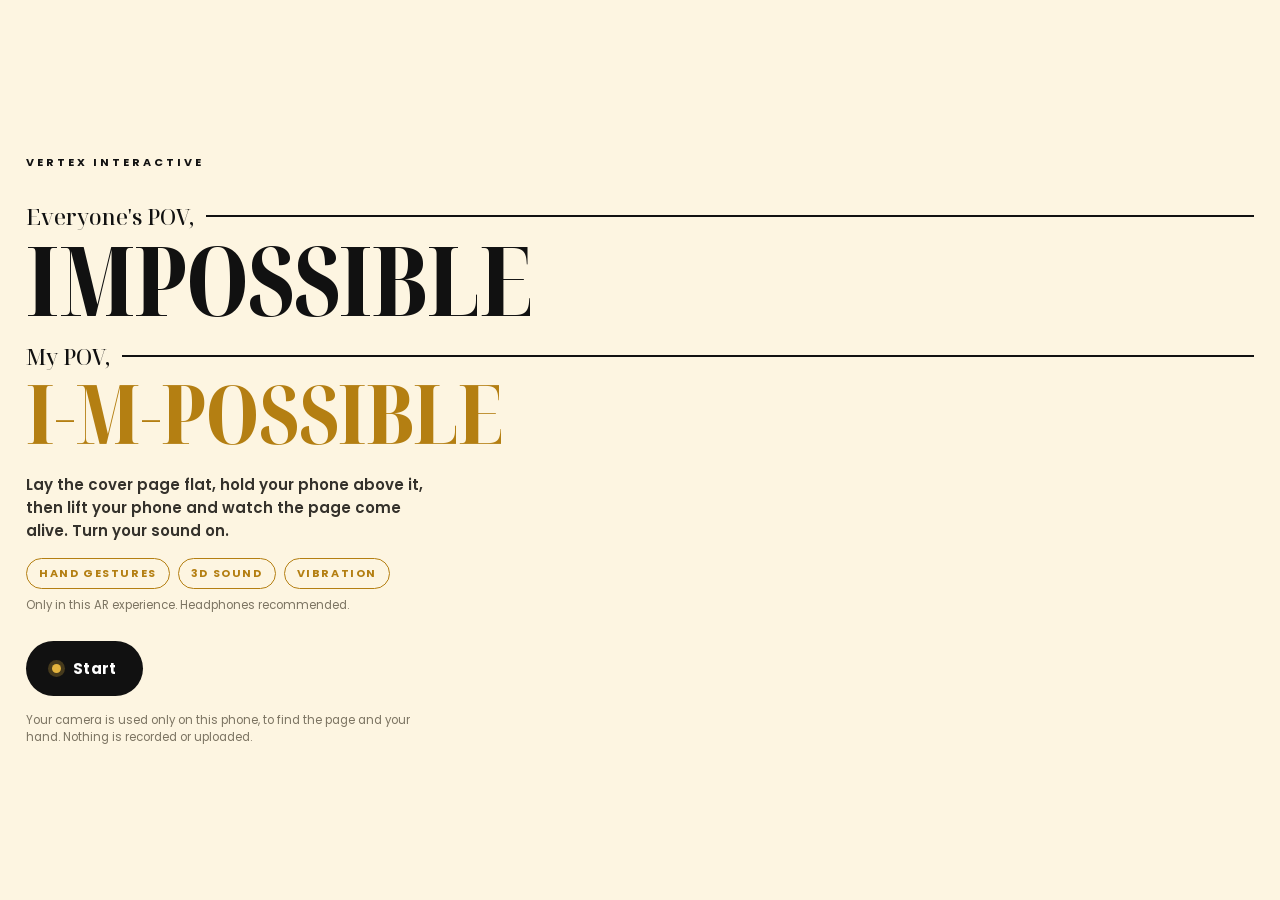
<file: index.html>
<!doctype html>
<html lang="en">
<head>
<meta charset="utf-8">
<meta name="viewport" content="width=device-width, initial-scale=1, maximum-scale=1, user-scalable=no, viewport-fit=cover">
<meta name="robots" content="noindex, nofollow">
<meta name="theme-color" content="#FDF5E1">
<title>I-M-Possible · Vertex Interactive</title>
<link rel="preconnect" href="https://fonts.googleapis.com">
<link rel="preconnect" href="https://fonts.gstatic.com" crossorigin>
<link href="https://fonts.googleapis.com/css2?family=Noto+Serif+Display:ital,wdth,wght@0,62.5..100,500..800;1,62.5..100,500&family=Poppins:wght@500;600;700&display=swap" rel="stylesheet">
<style>
  :root { --bg: #FDF5E1; --ink: #111; --ink2: #34312B; --mute: #7C7462; --gold: #B47F12; --gold2: #E3B33E; --ok: #0E6B5E; }
  * { box-sizing: border-box; margin: 0; padding: 0; -webkit-tap-highlight-color: transparent; }
  html, body { width: 100%; height: 100%; overflow: hidden; background: #000; font-family: "Poppins", system-ui, sans-serif; color: var(--ink); }
  #container { position: fixed; inset: 0; }
  #container video { object-fit: cover; }

  .screen { position: fixed; inset: 0; z-index: 20; display: flex; flex-direction: column; justify-content: center; padding: 28px 26px calc(28px + env(safe-area-inset-bottom)); background: var(--bg); transition: opacity .5s ease; }
  .screen.hide { opacity: 0; pointer-events: none; }
  .kicker { font-size: 11px; font-weight: 700; letter-spacing: 3px; text-transform: uppercase; color: var(--mute); }
  .rowrule { display: flex; align-items: center; gap: 12px; }
  .rowrule i { flex: 1; height: 2px; background: var(--ink); }
  .pov { font-family: "Noto Serif Display", serif; font-weight: 500; font-size: 22px; }
  .word { font-family: "Noto Serif Display", serif; font-stretch: 62.5%; font-weight: 800; line-height: .92; font-size: min(17vw, 96px); letter-spacing: -.5px; white-space: nowrap; }
  .word.long { font-size: min(14.2vw, 82px); }
  .gold { color: var(--gold); }
  .lead { font-size: 15px; line-height: 1.55; font-weight: 600; color: var(--ink2); margin-top: 22px; max-width: 420px; }
  .btn { margin-top: 26px; align-self: flex-start; display: inline-flex; align-items: center; gap: 12px; padding: 16px 26px; border-radius: 40px; border: none; background: var(--ink); color: #fff; font: 700 15px "Poppins", sans-serif; letter-spacing: .3px; cursor: pointer; }
  .btn .dot { width: 9px; height: 9px; border-radius: 9px; background: var(--gold2); box-shadow: 0 0 0 4px rgba(227,179,62,.25); }
  .btn.ghost { background: transparent; color: var(--ink); border: 2px solid var(--ink); padding: 12px 22px; }
  .chip { font-size: 11px; font-weight: 700; letter-spacing: 1.6px; text-transform: uppercase; padding: 6px 12px; border-radius: 30px; border: 1.5px solid var(--gold); color: var(--gold); }
  .small { font-size: 11.5px; color: var(--mute); margin-top: 16px; line-height: 1.5; max-width: 420px; }

  /* scanning frame */
  #scan { position: fixed; inset: 0; z-index: 10; pointer-events: none; display: flex; align-items: center; justify-content: center; transition: opacity .4s; }
  #scan.hide { opacity: 0; }
  .frame { position: relative; width: min(62vw, 46vh); aspect-ratio: 2 / 3; }
  .frame b { position: absolute; width: 34px; height: 34px; border: 3px solid #fff; filter: drop-shadow(0 0 6px rgba(0,0,0,.45)); }
  .frame b:nth-child(1) { left: 0; top: 0; border-right: 0; border-bottom: 0; border-radius: 10px 0 0 0; }
  .frame b:nth-child(2) { right: 0; top: 0; border-left: 0; border-bottom: 0; border-radius: 0 10px 0 0; }
  .frame b:nth-child(3) { left: 0; bottom: 0; border-right: 0; border-top: 0; border-radius: 0 0 0 10px; }
  .frame b:nth-child(4) { right: 0; bottom: 0; border-left: 0; border-top: 0; border-radius: 0 0 10px 0; }
  .frame .line { position: absolute; left: 6%; right: 6%; height: 2px; background: linear-gradient(90deg, transparent, var(--gold2), transparent); box-shadow: 0 0 12px var(--gold2); animation: sweep 2.2s ease-in-out infinite; }
  @keyframes sweep { 0% { top: 4%; } 50% { top: 94%; } 100% { top: 4%; } }

  /* status pill */
  #pill { position: fixed; z-index: 12; left: 50%; top: calc(18px + env(safe-area-inset-top)); transform: translateX(-50%); display: flex; align-items: center; gap: 10px; padding: 11px 18px; border-radius: 40px; background: rgba(253,245,225,.94); color: var(--ink); font-size: 13px; font-weight: 700; box-shadow: 0 8px 24px rgba(0,0,0,.25); white-space: nowrap; transition: opacity .35s, transform .35s; }
  #pill.hide { opacity: 0; transform: translate(-50%, -10px); }
  #pill .d { width: 9px; height: 9px; border-radius: 9px; background: var(--gold2); animation: pulse 1.2s infinite; }
  #pill.ok .d { background: var(--ok); animation: none; }
  @keyframes pulse { 50% { opacity: .3; } }
  #hint { position: fixed; z-index: 12; left: 0; right: 0; bottom: calc(110px + env(safe-area-inset-bottom)); text-align: center; color: #fff; font-size: 14px; font-weight: 600; text-shadow: 0 2px 10px rgba(0,0,0,.7); padding: 0 24px; transition: opacity .35s; }
  #hint.hide { opacity: 0; }
  #arrow { font-size: 34px; line-height: 1; margin-bottom: 6px; animation: up 1.4s ease-in-out infinite; }
  #arrow.hide { display: none; }
  @keyframes up { 0% { transform: translateY(14px); opacity: 0; } 40% { opacity: 1; } 100% { transform: translateY(-14px); opacity: 0; } }

  /* controls */
  #controls { position: fixed; z-index: 14; left: 50%; max-width: calc(100vw - 16px); flex-wrap: nowrap; bottom: calc(26px + env(safe-area-inset-bottom)); transform: translateX(-50%); display: flex; gap: 10px; padding: 8px; border-radius: 40px; background: rgba(17,17,17,.72); backdrop-filter: blur(8px); -webkit-backdrop-filter: blur(8px); transition: opacity .35s; }
  #controls.hide { opacity: 0; pointer-events: none; }
  #controls button { min-width: 44px; height: 44px; padding: 0 11px; font-size: 12px !important; border-radius: 30px; border: none; background: rgba(255,255,255,.12); color: #fff; font: 700 13px "Poppins", sans-serif; cursor: pointer; }
  #controls button.on { background: var(--gold2); color: #111; }

  /* film on screen (when the page is out of view) */
  #sticky { position: fixed; z-index: 13; inset: 0; display: flex; align-items: center; justify-content: center; background: rgba(0,0,0,.86); opacity: 0; pointer-events: none; transition: opacity .35s; }
  #sticky.show { opacity: 1; pointer-events: auto; }
  #film { width: 100%; max-height: 100%; aspect-ratio: 16 / 9; background: #000; }
  #sticky .note { position: absolute; top: calc(20px + env(safe-area-inset-top)); left: 0; right: 0; text-align: center; color: rgba(255,255,255,.75); font-size: 12px; font-weight: 600; letter-spacing: 1px; }
  @media (orientation: portrait) { #sticky.show #film { transform: none; } }

  /* full view (open hand): the film fills the screen, only sound + vibration icons */
  #sticky.immersive { background: #000; z-index: 30; }
  #sticky.immersive #film { position: absolute; left: 50%; top: 50%; width: 100vw; height: 100vh; max-height: none; aspect-ratio: auto; object-fit: contain; transform: translate(-50%, -50%); }
  @media (orientation: portrait) { #sticky.immersive #film { width: 100vh; height: 100vw; transform: translate(-50%, -50%) rotate(90deg); } }
  #fullIcons { position: fixed; z-index: 32; right: calc(16px + env(safe-area-inset-right)); top: calc(16px + env(safe-area-inset-top)); display: flex; flex-direction: column; gap: 12px; transition: opacity .3s; }
  #fullIcons.hide { opacity: 0; pointer-events: none; }
  #fullIcons button { width: 48px; height: 48px; border-radius: 48px; border: 1.5px solid rgba(255,255,255,.35); background: rgba(17,17,17,.55); color: #fff; display: flex; align-items: center; justify-content: center; cursor: pointer; backdrop-filter: blur(6px); -webkit-backdrop-filter: blur(6px); }
  #fullIcons button.on { background: var(--gold2); color: #111; border-color: var(--gold2); }
  #fullIcons svg { width: 22px; height: 22px; }

  /* hand tracking */
  #hands { position: fixed; inset: 0; z-index: 31; pointer-events: none; }
  #gest { position: fixed; z-index: 14; left: calc(14px + env(safe-area-inset-left)); bottom: calc(92px + env(safe-area-inset-bottom)); display: flex; align-items: center; gap: 8px; padding: 8px 14px; border-radius: 30px; background: rgba(17,17,17,.7); color: #fff; font-size: 12px; font-weight: 700; letter-spacing: .3px; backdrop-filter: blur(6px); -webkit-backdrop-filter: blur(6px); transition: opacity .3s; }
  #gest.hide { opacity: 0; }
  #gest .i { font-size: 16px; }
  @media (orientation: landscape) { #gest { bottom: auto; top: calc(14px + env(safe-area-inset-top)); } }
  #gest.live { box-shadow: 0 0 0 2px var(--gold2); }
  #toast { position: fixed; z-index: 33; left: 50%; top: 42%; transform: translate(-50%, -50%) scale(.92); padding: 14px 24px; border-radius: 18px; background: rgba(17,17,17,.78); color: #fff; font-size: 18px; font-weight: 800; letter-spacing: .3px; opacity: 0; transition: opacity .25s, transform .25s; pointer-events: none; white-space: nowrap; }
  #toast.show { opacity: 1; transform: translate(-50%, -50%) scale(1); }
  #help { position: fixed; z-index: 16; left: 50%; top: calc(64px + env(safe-area-inset-top)); transform: translateX(-50%); width: min(340px, calc(100vw - 28px)); padding: 16px 18px 12px; border-radius: 18px; background: rgba(253,245,225,.95); color: var(--ink); box-shadow: 0 12px 30px rgba(0,0,0,.35); transition: opacity .4s; }
  #help.hide { opacity: 0; pointer-events: none; }
  #help .row { display: grid; grid-template-columns: 30px 1fr; gap: 8px; align-items: center; font-size: 13px; font-weight: 600; padding: 6px 0; border-top: 1px solid #EADFC4; }
  #help .row:first-of-type { border-top: none; }
  #help .row b { font-size: 19px; text-align: center; }
  #help .row span small { display: block; font-size: 11px; color: var(--mute); font-weight: 500; }
  /* thumbs up: clean view, every pop-up hidden */
  body.clean #help, body.clean #gest, body.clean #controls, body.clean #pill, body.clean #hint, body.clean #fullIcons { opacity: 0 !important; pointer-events: none !important; }

  /* closing card, after the film ends */
  #thanks { position: fixed; inset: 0; z-index: 40; display: flex; align-items: center; justify-content: center; padding: 16px; background: rgba(0,0,0,.5); opacity: 0; pointer-events: none; transition: opacity .6s ease; }
  #thanks.show { opacity: 1; pointer-events: auto; }
  #thanks .card { position: relative; width: min(360px, 100%); max-height: calc(100% - 8px); overflow-y: auto; padding: 26px 24px 22px; border-radius: 24px; background: var(--bg); color: var(--ink); box-shadow: 0 0 0 1.5px rgba(227,179,62,.55), 0 24px 60px rgba(0,0,0,.45), 0 0 80px rgba(227,179,62,.25); transform: translateY(40px) scale(.94); transition: transform .8s cubic-bezier(.2,1.3,.4,1); }
  #thanks.show .card { transform: none; }
  #thanks .ty { font-family: "Noto Serif Display", serif; font-stretch: 62.5%; font-weight: 800; font-size: 64px; line-height: .95; margin-top: 12px; letter-spacing: -.5px; }
  #thanks .sub { font-size: 13px; font-weight: 600; color: var(--ink2); margin-top: 8px; }
  #thanks hr { border: none; height: 2px; background: var(--ink); margin: 20px 0 16px; }
  #thanks .name { font-family: "Noto Serif Display", serif; font-weight: 500; font-size: 26px; line-height: 1.15; }
  #thanks .org { font-size: 12px; font-weight: 700; letter-spacing: 2.4px; text-transform: uppercase; color: var(--gold); margin-top: 4px; }
  #thanks .links { margin-top: 14px; display: flex; flex-direction: column; }
  #thanks .links a { display: flex; align-items: center; gap: 12px; min-height: 48px; padding: 6px 0; border-top: 1px solid #EADFC4; color: var(--ink); text-decoration: none; font-size: 14px; font-weight: 600; overflow-wrap: anywhere; }
  #thanks .links a svg { flex: none; width: 20px; height: 20px; color: var(--gold); }
  #thanks .acts { display: flex; gap: 10px; flex-wrap: wrap; margin-top: 18px; }
  #thanks .acts .btn { margin-top: 0; padding: 14px 20px; font-size: 14px; text-decoration: none; }
  #thanks .acts .btn.ghost { padding: 12px 18px; }
  /* phone sideways: info on the left, every button on the right, nothing to scroll */
  @media (orientation: landscape) and (max-height: 560px) {
    #thanks .card { display: grid; grid-template-columns: 1.1fr 1fr; gap: 0 26px; align-items: center; width: min(780px, 100%); padding: 18px 24px; }
    #thanks .ty { font-size: 46px; margin-top: 8px; }
    #thanks hr { margin: 12px 0 10px; }
    #thanks .name { font-size: 22px; }
    #thanks .links { margin-top: 8px; }
    #thanks .links a { min-height: 40px; }
    #thanks .c2 .acts { flex-direction: column; gap: 8px; margin-top: 0; }
    #thanks .c2 .btn { width: 100%; justify-content: center; margin-top: 8px; padding-top: 12px; padding-bottom: 12px; }
    #thanks .c2 .acts .btn { margin-top: 0; }
  }
  #thanks .mail { margin-top: 14px; width: 100%; justify-content: center; text-decoration: none; }
  #thanks .mail svg { width: 20px; height: 20px; }
  #thanks .read { margin-top: 10px; width: 100%; justify-content: center; background: var(--gold2); color: #111; }
  #thanks .read .dot { background: #111; box-shadow: 0 0 0 4px rgba(17,17,17,.15); }

  /* the PDF as a book in AR */
  #bookLayer { position: fixed; inset: 0; z-index: 11; pointer-events: none; }
  #bookBar { position: fixed; z-index: 14; left: 50%; bottom: calc(22px + env(safe-area-inset-bottom)); transform: translateX(-50%); display: flex; align-items: center; gap: 8px; padding: 7px; border-radius: 40px; background: rgba(17,17,17,.74); backdrop-filter: blur(8px); -webkit-backdrop-filter: blur(8px); transition: opacity .35s; }
  #bookBar.hide { opacity: 0; pointer-events: none; }
  #bookBar button { height: 44px; min-width: 44px; padding: 0 16px; border-radius: 30px; border: none; background: rgba(255,255,255,.12); color: #fff; font: 700 13px "Poppins", sans-serif; cursor: pointer; white-space: nowrap; }
  #bookBar button.on { background: var(--gold2); color: #111; }
  #bkTimer { position: absolute; left: 22px; right: 22px; top: -9px; height: 4px; border-radius: 4px; background: var(--gold2); transform-origin: left center; transform: scaleX(0); box-shadow: 0 0 8px rgba(227,179,62,.7); }
  #bookBar .num { min-width: 64px; text-align: center; color: #fff; font: 700 13px "Poppins", sans-serif; font-variant-numeric: tabular-nums; }
  #bookFlat { position: fixed; inset: 0; z-index: 12; background: #1b150e; display: none; align-items: center; justify-content: center; overflow: hidden; }
  #bookFlat.show { display: flex; }
  body.clean #bookBar { opacity: 0 !important; pointer-events: none !important; }
</style>
<script type="importmap">
{ "imports": { "three": "./lib/three/three.module.js", "three/addons/": "./lib/three/addons/" } }
</script>
</head>
<body>

<div id="container"></div>

<div id="scan" class="hide"><div class="frame"><b></b><b></b><b></b><b></b><div class="line"></div></div></div>
<div id="pill" class="hide"><span class="d"></span><span id="pillText">Scanning the cover…</span></div>
<div id="hint" class="hide"><div id="arrow" class="hide">↑</div><span id="hintText">Point your camera at the cover page</span></div>

<div id="sticky"><div class="note"></div><video id="film" src="assets/film.mp4" playsinline webkit-playsinline preload="auto" crossorigin="anonymous"></video></div>

<canvas id="hands"></canvas>
<div id="gest" class="hide"><span class="i">✋</span><span id="gestText">Loading hand tracking…</span></div>
<div id="toast"></div>
<div id="help" class="hide">
  <div class="kicker" style="color:var(--ink);margin-bottom:6px">Hand controls · hold your hand in front of the camera</div>
  <div class="row"><b>✌️</b><span>Two fingers up<small>Index + middle finger: pause or play</small></span></div>
  <div class="row"><b>👌</b><span>Double pinch, then spread or close<small>Resize the screen · open your hand to confirm</small></span></div>
  <div class="row"><b>✊</b><span>Make a fist and move<small>Grab the screen and drag it anywhere</small></span></div>
  <div class="row"><b>🖐</b><span>Hold your open hand<small>Fill the ring for full view (and back)</small></span></div>
  <div class="row"><b>👍</b><span>Thumbs up<small>Hide all pop-ups · again to bring them back</small></span></div>
</div>
<div id="fullIcons" class="hide">
  <button id="iSound" class="on" aria-label="Sound"><svg viewBox="0 0 24 24" fill="none" stroke="currentColor" stroke-width="2" stroke-linecap="round" stroke-linejoin="round"><path d="M11 5 6 9H3v6h3l5 4z"/><path class="w" d="M15.5 8.5a5 5 0 0 1 0 7M18.5 5.5a9 9 0 0 1 0 13"/></svg></button>
  <button id="iVibe" class="on" aria-label="Vibration"><svg viewBox="0 0 24 24" fill="none" stroke="currentColor" stroke-width="2" stroke-linecap="round" stroke-linejoin="round"><rect x="8" y="3" width="8" height="18" rx="2"/><path d="M4 8v8M20 8v8M1.5 10v4M22.5 10v4"/></svg></button>
</div>

<div id="controls" class="hide">
  <button id="bPlay">Pause</button>
  <button id="bSound" class="on">Sound</button>
  <button id="bVibe" class="on">Vibe</button>
  <button id="bAgain">Replay</button>
  <button id="bCenter">Centre</button>
  <button id="bFull">Full</button>
</div>

<!-- the PDF as a book in AR -->
<div id="bookBar" class="hide"><i id="bkTimer"></i><button id="bkPrev" aria-label="Previous page">‹ Back</button><span class="num" id="bkNum">1 / 20</span><button id="bkNext" class="on" aria-label="Next page">Next ›</button><button id="bkClose">Close</button></div>
<div id="bookFlat"></div>

<!-- closing card -->
<div id="thanks" aria-hidden="true">
  <div class="card" role="dialog" aria-label="Thank you">
    <div class="c1">
    <div class="kicker" style="color:var(--ink)">Impossible → <span class="gold">I-M-Possible</span></div>
    <div class="ty">Thank you<span class="gold">.</span></div>
    <p class="sub">for watching, and for seeing what's possible.</p>
    <hr>
    <div class="name">Karan Gowda N</div>
    <div class="org">Vertex Interactive</div>
    <div class="links">
      <a href="mailto:karangowda2547@gmail.com"><svg viewBox="0 0 24 24" fill="none" stroke="currentColor" stroke-width="2" stroke-linecap="round" stroke-linejoin="round"><rect x="3" y="5" width="18" height="14" rx="2"/><path d="m3 7 9 6 9-6"/></svg>karangowda2547@gmail.com</a>
      <a href="https://www.vertexinteractive.in" target="_blank" rel="noopener"><svg viewBox="0 0 24 24" fill="none" stroke="currentColor" stroke-width="2" stroke-linecap="round" stroke-linejoin="round"><circle cx="12" cy="12" r="9"/><path d="M3 12h18M12 3a14 14 0 0 1 0 18M12 3a14 14 0 0 0 0 18"/></svg>www.vertexinteractive.in</a>
    </div>
    </div>
    <div class="c2">
    <div class="acts">
      <a class="btn" id="saveContact" href="assets/contact.vcf" target="_blank" rel="noopener"><span class="dot"></span>Save contact</a>
      <button class="btn ghost" id="watchAgain">Watch again</button>
    </div>
    <a class="btn mail" id="mailKaran" href="mailto:karangowda2547@gmail.com"><svg viewBox="0 0 24 24" fill="none" stroke="currentColor" stroke-width="2.2" stroke-linecap="round" stroke-linejoin="round"><rect x="3" y="5" width="18" height="14" rx="2"/><path d="m3 7 9 6 9-6"/></svg>Email Karan</a>
    <button class="btn read" id="readBook"><span class="dot"></span>Read the PDF in AR</button>
    </div>
  </div>
</div>

<!-- intro -->
<section id="intro" class="screen">
  <div class="kicker" style="color:var(--ink)">Vertex Interactive</div>
  <div class="rowrule" style="margin-top:30px"><span class="pov">Everyone's POV,</span><i></i></div>
  <div class="word" style="margin-top:4px">IMPOSSIBLE</div>
  <div class="rowrule" style="margin-top:18px"><span class="pov">My POV,</span><i></i></div>
  <div class="word long gold" style="margin-top:4px">I-M-POSSIBLE</div>
  <p class="lead">Lay the cover page flat, hold your phone above it, then lift your phone and watch the page come alive. Turn your sound on.</p>
  <div style="display:flex;gap:8px;flex-wrap:wrap;margin-top:16px">
    <span class="chip">Hand gestures</span><span class="chip">3D sound</span><span class="chip">Vibration</span>
  </div>
  <p class="small" style="margin-top:8px">Only in this AR experience. Headphones recommended.</p>
  <button class="btn" id="start"><span class="dot"></span>Start</button>
  <p class="small">Your camera is used only on this phone, to find the page and your hand. Nothing is recorded or uploaded.</p>
</section>

<!-- camera failed -->
<section id="fail" class="screen hide">
  <div class="kicker" style="color:var(--ink)">Camera not available</div>
  <p class="lead">We couldn't open the camera. Allow camera access for this page and try again, or just watch the film.</p>
  <div style="display:flex;gap:12px;flex-wrap:wrap">
    <button class="btn" id="retry"><span class="dot"></span>Try again</button>
    <button class="btn ghost" id="watch">Watch the film</button>
  </div>
</section>

<script type="module">
import * as THREE from "three";
import { MindARThree } from "./lib/mindar/mindar-image-three.prod.js";
import { FilesetResolver, HandLandmarker } from "./lib/mediapipe/vision_bundle.js";
import { Gestures, OPEN_HOLD } from "./gestures.js";
import { CSS3DRenderer, CSS3DObject } from "three/addons/renderers/CSS3DRenderer.js";
import { makeAura } from "./aura.js";
import { makeFinale } from "./finale.js";

const $ = (id) => document.getElementById(id);
const film = $("film");
const clamp01 = (t) => Math.min(1, Math.max(0, t));
const easeIO = (t) => (t < 0.5 ? 4 * t * t * t : 1 - Math.pow(-2 * t + 2, 3) / 2);
const easeOutBack = (t) => { const c1 = 1.4, c3 = c1 + 1; return 1 + c3 * Math.pow(t - 1, 3) + c1 * Math.pow(t - 1, 2); };

function pill(text, ok = false) { $("pillText").textContent = text; $("pill").classList.toggle("ok", ok); $("pill").classList.remove("hide"); }
function hidePill() { $("pill").classList.add("hide"); }
function hint(text) { if (text) { $("hintText").textContent = text; $("hint").classList.remove("hide"); } else $("hint").classList.add("hide"); }

// ───────── device orientation → camera rotation (3DoF), so the page can stay in the air once it leaves the camera's view
const qDev = new THREE.Quaternion();          // raw
const qCam = new THREE.Quaternion();          // smoothed
let haveOrientation = false;
const _euler = new THREE.Euler(), _q0 = new THREE.Quaternion(), _q1 = new THREE.Quaternion(-Math.sqrt(0.5), 0, 0, Math.sqrt(0.5)), _z = new THREE.Vector3(0, 0, 1);
function onOrient(e) {
  if (e.alpha == null && e.beta == null) return;
  const a = THREE.MathUtils.degToRad(e.alpha || 0), b = THREE.MathUtils.degToRad(e.beta || 0), g = THREE.MathUtils.degToRad(e.gamma || 0);
  const orient = THREE.MathUtils.degToRad((screen.orientation && screen.orientation.angle) || window.orientation || 0);
  _euler.set(b, a, -g, "YXZ");
  qDev.setFromEuler(_euler).multiply(_q1).multiply(_q0.setFromAxisAngle(_z, -orient));
  if (!haveOrientation) { qCam.copy(qDev); haveOrientation = true; }
}
async function askOrientation() {
  try {
    if (typeof DeviceOrientationEvent !== "undefined" && typeof DeviceOrientationEvent.requestPermission === "function") {
      const r = await DeviceOrientationEvent.requestPermission();
      if (r !== "granted") return;
    }
    window.addEventListener("deviceorientation", onOrient);
  } catch (e) { /* no sensors: we fall back to a timed flight */ }
}

// ───────── unlock audio + video on the first tap (phones need a tap before sound)
// nothing is heard here: with 3D sound the film's volume is held at zero; without it the film stays muted
async function unlockFilm() {
  film.muted = !spatial;
  try { await film.play(); film.pause(); film.currentTime = 0; } catch (e) { film.muted = true; }
}
// the film's sound opens only when the screen has landed and the film starts from the beginning
function openFilmSound() {
  if (spatial && filmGain) {
    const t = actx.currentTime;
    filmGain.gain.cancelScheduledValues(t); filmGain.gain.setValueAtTime(0, t); filmGain.gain.linearRampToValueAtTime(1, t + 0.2);
  } else film.muted = !soundOn;
}

// ───────── AR-only extras: ambient score, 3D (spatial) film sound, vibration
let actx = null, master = null, room = null, ambient = null, ambientGain = null, panner = null, filmGain = null, spatial = false;
const buffers = {};
let hapticsOn = true, cues = [], cueIdx = 0, lastFilmT = 0;
const canVibrate = typeof navigator.vibrate === "function";
let iosHaptic = null;
if (!canVibrate) {           // iPhone (Safari 18+): toggling a hidden switch gives a light tap
  const lab = document.createElement("label"); const inp = document.createElement("input");
  inp.type = "checkbox"; inp.setAttribute("switch", ""); lab.appendChild(inp);
  lab.style.cssText = "position:fixed;left:-9999px;opacity:0"; document.body.appendChild(lab); iosHaptic = lab;
}
function buzz(p) {
  if (!hapticsOn) return;
  try {
    if (canVibrate) navigator.vibrate(p);
    else if (iosHaptic) {
      iosHaptic.click();
      if (Array.isArray(p) && p.length > 2) setTimeout(() => iosHaptic.click(), p[0] + p[1]);
    }
  } catch (e) {}
}
function makeIR(ctx, secs) {
  const n = Math.floor(ctx.sampleRate * secs), b = ctx.createBuffer(2, n, ctx.sampleRate);
  for (let c = 0; c < 2; c++) { const d = b.getChannelData(c); for (let i = 0; i < n; i++) d[i] = (Math.random() * 2 - 1) * Math.pow(1 - i / n, 3); }
  return b;
}
async function loadBuf(name) {
  try { const r = await fetch(`./assets/${name}.m4a`); buffers[name] = await actx.decodeAudioData(await r.arrayBuffer()); } catch (e) {}
}
function sfx(name, gain = 1) {
  if (!actx || !buffers[name]) return;
  const s = actx.createBufferSource(); s.buffer = buffers[name];
  const g = actx.createGain(); g.gain.value = gain;
  s.connect(g); g.connect(master); g.connect(room); s.start();
}
async function initAudio() {
  try {
    if (navigator.audioSession) navigator.audioSession.type = "playback";   // iPhone: play even on silent mode
    const AC = window.AudioContext || window.webkitAudioContext;
    actx = new AC();
    await actx.resume();
    master = actx.createGain(); master.connect(actx.destination);
    const conv = actx.createConvolver(); conv.buffer = makeIR(actx, 2.4);
    room = actx.createGain(); room.gain.value = 0.1; room.connect(conv); conv.connect(master);
    if (actx.state === "running") {
      // the film's sound comes from where the screen floats: turn the phone and it moves around you
      const src = actx.createMediaElementSource(film);
      filmGain = actx.createGain(); filmGain.gain.value = 0;      // silent until the film starts
      src.connect(filmGain);
      panner = actx.createPanner();
      panner.panningModel = "HRTF"; panner.distanceModel = "inverse"; panner.refDistance = 1; panner.rolloffFactor = 0;
      const pg = actx.createGain(); pg.gain.value = 0.85;
      const dg = actx.createGain(); dg.gain.value = 0.3;
      filmGain.connect(panner); panner.connect(pg); pg.connect(master);
      filmGain.connect(dg); dg.connect(master);
      filmGain.connect(room);
      spatial = true;
    }
    fetch("./assets/haptics.json").then((r) => r.json()).then((j) => (cues = j)).catch(() => {});
  } catch (e) { console.warn("audio extras off", e); }
}
let wantAmbient = false;
function startAmbient() {
  wantAmbient = true;
  if (!actx || !buffers.ambient || ambient) return;
  ambient = actx.createBufferSource(); ambient.buffer = buffers.ambient; ambient.loop = true;
  ambient.loopStart = 0.05; ambient.loopEnd = buffers.ambient.duration - 0.05;
  ambientGain = actx.createGain(); ambientGain.gain.setValueAtTime(0, actx.currentTime);
  ambientGain.gain.linearRampToValueAtTime(0.55, actx.currentTime + 2.5);
  ambient.connect(ambientGain); ambientGain.connect(master); ambientGain.connect(room);
  ambient.start();
}
function stopAmbient(secs = 2.5) {
  wantAmbient = false;
  if (!ambient) return;
  const t = actx.currentTime;
  ambientGain.gain.cancelScheduledValues(t); ambientGain.gain.setValueAtTime(ambientGain.gain.value, t);
  ambientGain.gain.linearRampToValueAtTime(0, t + secs);
  const a = ambient; setTimeout(() => { try { a.stop(); } catch (e) {} }, secs * 1000 + 100); ambient = null;
}
const _lf = new THREE.Vector3(), _lu = new THREE.Vector3(), _wp = new THREE.Vector3();
function updateListener() {
  if (!spatial || !actx) return;
  _lf.set(0, 0, -1).applyQuaternion(qCam); _lu.set(0, 1, 0).applyQuaternion(qCam);
  const L = actx.listener;
  if (L.forwardX) { L.forwardX.value = _lf.x; L.forwardY.value = _lf.y; L.forwardZ.value = _lf.z; L.upX.value = _lu.x; L.upY.value = _lu.y; L.upZ.value = _lu.z; }
  else if (L.setOrientation) L.setOrientation(_lf.x, _lf.y, _lf.z, _lu.x, _lu.y, _lu.z);
  pageGroup.getWorldPosition(_wp); if (_wp.lengthSq() < 1e-9) _wp.set(0, 0, -1);
  _wp.normalize().multiplyScalar(2);
  if (panner.positionX) { panner.positionX.value = _wp.x; panner.positionY.value = _wp.y; panner.positionZ.value = _wp.z; }
  else panner.setPosition(_wp.x, _wp.y, _wp.z);
}
window.__arDebug = () => ({ audio: actx && actx.state, spatial, filmGain: filmGain ? +filmGain.gain.value.toFixed(2) : null, muted: film.muted, cues: cues.length, phase, prog: +prog.toFixed(2), hands: !!hands, zoom: +zoom.toFixed(2), immersive });
function filmHaptics() {
  if (!cues.length || film.paused) return;
  const t = film.currentTime;
  if (t < lastFilmT - 0.5) cueIdx = cues.findIndex((c) => c[0] >= t);   // replay / seek
  if (cueIdx < 0) cueIdx = cues.length;
  while (cueIdx < cues.length && cues[cueIdx][0] <= t) {
    if (t - cues[cueIdx][0] < 0.25) buzz(cues[cueIdx][1]);
    cueIdx++;
  }
  lastFilmT = t;
}

// ───────── scene
let mindar, anchor, world, cam, pageGroup, turnGroup, coverMesh, glowMesh, sweepMesh, filmGroup, filmMesh, frameMesh;
const H = 1536 / 1024;                         // the page: 1 wide, 1.5 tall (target units)
const FW = 1.5, FH = FW * 9 / 16;              // the film: the page's long side, landscape

function buildScene() {
  anchor = mindar.addAnchor(0);
  world = new THREE.Scene();
  cam = new THREE.PerspectiveCamera();
  cam.matrixAutoUpdate = true;

  pageGroup = new THREE.Group();               // world pose of the page (moves during the flight)
  turnGroup = new THREE.Group();               // in-plane turn: portrait → landscape
  pageGroup.add(turnGroup);
  world.add(pageGroup);
  pageGroup.visible = false;

  const tex = new THREE.TextureLoader().load("./assets/cover.jpg");
  tex.colorSpace = THREE.SRGBColorSpace;
  coverMesh = new THREE.Mesh(new THREE.PlaneGeometry(1, H), new THREE.MeshBasicMaterial({ map: tex, transparent: true, opacity: 0, side: THREE.DoubleSide }));
  coverMesh.renderOrder = 2;
  glowMesh = new THREE.Mesh(new THREE.PlaneGeometry(1.1, H + 0.1), new THREE.MeshBasicMaterial({ color: 0xe3b33e, transparent: true, opacity: 0, side: THREE.DoubleSide, depthWrite: false }));
  glowMesh.position.z = -0.01; glowMesh.renderOrder = 1;
  sweepMesh = new THREE.Mesh(new THREE.PlaneGeometry(1, 0.02), new THREE.MeshBasicMaterial({ color: 0xe3b33e, transparent: true, opacity: 0, depthWrite: false }));
  sweepMesh.position.z = 0.01; sweepMesh.renderOrder = 3;
  turnGroup.add(glowMesh, coverMesh, sweepMesh);

  // film: counter-turned so it is upright once the page has turned landscape
  filmGroup = new THREE.Group();
  filmGroup.rotation.z = Math.PI / 2;
  const vtex = new THREE.VideoTexture(film);
  vtex.colorSpace = THREE.SRGBColorSpace;
  frameMesh = new THREE.Mesh(new THREE.PlaneGeometry(FW + 0.06, FH + 0.06), new THREE.MeshBasicMaterial({ color: 0x111111, transparent: true, opacity: 0, side: THREE.DoubleSide }));
  frameMesh.position.z = 0.012; frameMesh.renderOrder = 4;
  filmMesh = new THREE.Mesh(new THREE.PlaneGeometry(FW, FH), new THREE.MeshBasicMaterial({ map: vtex, transparent: true, opacity: 0, toneMapped: false }));
  filmMesh.position.z = 0.02; filmMesh.renderOrder = 5;
  filmGroup.add(frameMesh, filmMesh);
  turnGroup.add(filmGroup);

  anchor.onTargetFound = () => { tracking = true; if (phase === "scan") { phase = "found"; tFound = now(); } };
  anchor.onTargetLost = () => { tracking = false; };
}

// ───────── flight state
let phase = "idle";        // idle → scan → found → fly → land → play
let tracking = false;
let tFound = 0, tLand = 0, tFallback = 0;
let prog = 0;              // 0 = on the table, 1 = in the air in front of you
let elev0 = null;          // camera elevation when the flight started
const P0 = new THREE.Vector3(), Q0 = new THREE.Quaternion();   // page pose (world) on the table
const P1 = new THREE.Vector3(), Q1 = new THREE.Quaternion();   // screen pose in the air
let S1 = 1, dist0 = 1;
const now = () => performance.now() / 1000;
const _m = new THREE.Matrix4(), _p = new THREE.Vector3(), _q = new THREE.Quaternion(), _s = new THREE.Vector3(), _f = new THREE.Vector3();

function camForward(out) { return out.set(0, 0, -1).applyQuaternion(qCam); }

// page pose in the world = camera rotation × page pose seen by the camera
function samplePagePose() {
  _m.copy(anchor.group.matrix);                // camera space (camera sits at the origin)
  _m.decompose(_p, _q, _s);
  const k = _s.x || 1;                         // MindAR scale: target units → camera units
  _p.applyQuaternion(qCam);
  _q.premultiply(qCam);
  if (!sampled) { P0.copy(_p); Q0.copy(_q); pageScale = k; sampled = true; }
  else { P0.lerp(_p, 0.35); Q0.slerp(_q, 0.35); pageScale += (k - pageScale) * 0.35; }
}
let sampled = false, pageScale = 1;

// where the page flies to: straight ahead at eye level, facing you, a bit bigger
function planFlight() {
  dist0 = P0.length();
  const fwd = new THREE.Vector3(P0.x, 0, P0.z);
  if (fwd.lengthSq() < 1e-6) camForward(fwd).setY(0);
  fwd.normalize();
  const D = Math.max(dist0 * 1.05, 0.0001);
  P1.copy(fwd).multiplyScalar(D).add(new THREE.Vector3(0, -0.04 * D, 0));
  // face the camera, world-up, then turn 90° in-plane so the portrait page lies landscape
  const z = P1.clone().negate().normalize();
  const x = new THREE.Vector3(0, 1, 0).cross(z).normalize();
  const y = z.clone().cross(x);
  Q1.setFromRotationMatrix(new THREE.Matrix4().makeBasis(x, y, z));
  // final width: just inside the screen's width (a bit bigger than the page was)
  const tanH = 1 / (mindar.camera.projectionMatrix.elements[0] || 1);   // tan(horizontal fov / 2)
  const portrait = window.innerHeight >= window.innerWidth;
  const W = 2 * D * tanH * (portrait ? 1.22 : 0.98);
  S1 = W / (FW * pageScale);
}

function setPose(t) {
  const e = easeIO(clamp01(t));
  _p.copy(P0).lerp(P1, e);
  _p.y += Math.sin(Math.PI * e) * 0.22 * dist0;              // arc up through the air
  pageGroup.position.copy(_p);
  pageGroup.quaternion.copy(Q0).slerp(Q1, e);
  const grow = t < 1 ? 1 + (S1 - 1) * e : S1;
  pageGroup.scale.setScalar(pageScale * grow);
  turnGroup.rotation.z = -Math.PI / 2 * clamp01((t - 0.15) / 0.75);  // portrait → landscape while flying
}

function tick() {
  const t = now();
  // smooth the sensor rotation
  if (haveOrientation) qCam.slerp(qDev, 0.35);
  cam.quaternion.copy(qCam);
  cam.projectionMatrix.copy(mindar.camera.projectionMatrix);
  cam.projectionMatrixInverse.copy(mindar.camera.projectionMatrixInverse);
  updateListener();
  if (phase === "play" || phase === "land") filmHaptics();
  updateScreen();
  detectHands(performance.now());

  if (phase === "found" || (phase === "scan" && tracking)) {
    if (tracking) samplePagePose();
    if (!sampled) return;
    pageGroup.visible = true;
    pageGroup.position.copy(P0); pageGroup.quaternion.copy(Q0); pageGroup.scale.setScalar(pageScale);
    turnGroup.rotation.z = 0;
    const a = t - tFound;
    coverMesh.material.opacity = clamp01(a / 0.5);
    glowMesh.material.opacity = 0.5 * clamp01(a / 0.5);
    const sw = clamp01((a - 0.05) / 0.9);
    sweepMesh.material.opacity = sw > 0 && sw < 1 ? 0.95 : 0;
    sweepMesh.position.y = H / 2 - sw * H;
    if (a > 1.0 && !tick.said) {
      tick.said = true;
      $("scan").classList.add("hide");
      pill("Initialisation done ✓", true);
      buzz([25, 60, 25]);
      hint("Now slowly lift your phone up to eye level");
      $("arrow").classList.remove("hide");
      elev0 = Math.asin(camForward(_f).y);
      planFlight();
      tFallback = t;
    }
    if (tick.said) {
      // start flying once the user starts lifting, or after a few seconds without motion sensors
      const elev = Math.asin(camForward(_f).y);
      const lifting = haveOrientation && elev - elev0 > THREE.MathUtils.degToRad(6);
      if (lifting || (!haveOrientation && t - tFallback > 1.6) || (!tracking && haveOrientation)) {
        planFlight();
        phase = "fly";
        if (!haveOrientation) tFallback = t;
      }
    }
    return;
  }

  if (phase === "fly") {
    let target;
    if (haveOrientation) {
      // the page follows your lift: looking down = on the table, eye level = in the air
      const elev = Math.asin(camForward(_f).y);
      const goal = Math.atan2(P1.y, Math.hypot(P1.x, P1.z));
      target = clamp01((elev - elev0) / (goal - elev0 || -1e-3));
      if (target > 0.82) target = 1;                       // close enough: finish on its own
      prog = Math.max(prog, prog + (target - prog) * 0.08);  // smooth, never goes back down
      if (target === 1) prog = Math.min(1, prog + 0.012);
    } else {
      prog = clamp01((t - tFallback) / 2.6);
    }
    setPose(prog);
    glowMesh.material.opacity = 0.5 * (1 - prog * 0.6);
    sweepMesh.material.opacity = 0;
    if (prog > 0.15) { hint("Keep going…"); }
    const step = Math.floor(prog * 5);                     // a tick + tap at each fifth of the way
    if (step > (tick.step ?? 0) && step < 5) { tick.step = step; buzz(8 + step * 6); }
    if (prog >= 0.999) {
      phase = "land"; tLand = t;
      hint(null); $("arrow").classList.add("hide"); hidePill();
      film.currentTime = 0; openFilmSound(); film.play().catch(() => {});
      buzz([90, 50, 140]);
      cueIdx = 0; lastFilmT = 0;
      try { mindar.controller.stopProcessVideo(); } catch (e) {}
    }
    return;
  }

  if (phase === "land") {
    // a little "pop" to a bit bigger, then the page becomes the film
    const a = t - tLand;
    const pop = easeOutBack(clamp01(a / 0.7));
    pageGroup.scale.setScalar(pageScale * S1 * (0.94 + 0.06 * pop));
    const swap = clamp01((a - 0.15) / 0.6);
    coverMesh.material.opacity = 1 - swap;
    glowMesh.material.opacity = 0.2 * (1 - swap);
    filmMesh.material.opacity = swap;
    frameMesh.material.opacity = swap * 0.9;
    if (a > 0.8) {
      phase = "play";
      screenDir.copy(P1).normalize(); screenD = P1.length(); screenPos.copy(P1); screenQ.copy(Q1);
      showHelp();
      gestChip(hands ? "✋" : "⏳", hands ? "Show your hand to the camera" : "Loading hand tracking…");
      coverMesh.visible = glowMesh.visible = sweepMesh.visible = false;
      filmMesh.material.transparent = false; filmMesh.material.opacity = 1; filmMesh.material.needsUpdate = true;
      $("controls").classList.remove("hide");
      pill("Turn your phone sideways for a bigger view", true);
      setTimeout(hidePill, 4500);
    }
  }

  if (phase === "end") {
    // the screen shrinks back and fades in the air, then the thank-you card rises
    const e = easeIO(clamp01((t - tEnd) / 0.9));
    pageGroup.scale.setScalar(pageScale * S1 * zoom * (1 - 0.55 * e));
    filmMesh.material.opacity = frameMesh.material.opacity = 1 - e;
    if (e >= 1) pageGroup.visible = false;
  }
}

// ───────── closing card when the film ends
let tEnd = 0;
function showThanks() {
  const inAR = phase === "play";
  if (immersive) setImmersive(false);
  if (inAR) {
    phase = "end"; tEnd = now();
    filmMesh.material.transparent = true; frameMesh.material.transparent = true;
    filmMesh.material.needsUpdate = true;
  }
  hctx.clearRect(0, 0, handCanvas.width, handCanvas.height); ring = 0;
  for (const id of ["controls", "help", "gest", "pill", "hint"]) $(id).classList.add("hide");
  $("sticky").classList.remove("show");
  buzz([40, 60, 40, 60, 120]);
  setTimeout(() => { $("thanks").classList.add("show"); $("thanks").setAttribute("aria-hidden", "false"); }, inAR ? 700 : 150);
}
function watchAgain() {
  $("thanks").classList.remove("show"); $("thanks").setAttribute("aria-hidden", "true");
  if (phase === "end") {
    phase = "play";
    pageGroup.visible = true;
    filmMesh.material.opacity = 1; frameMesh.material.opacity = 0.9;
    filmMesh.material.transparent = false; filmMesh.material.needsUpdate = true;
    if (hands) gestChip("✋", "Show your hand to the camera");
  } else $("sticky").classList.add("show");
  $("controls").classList.remove("hide");
  cueIdx = 0; lastFilmT = 0;
  film.currentTime = 0; film.play().catch(() => {});
}
film.addEventListener("ended", showThanks);

// "Email Karan": opens the phone's mail app with the address, a subject and a short starter message
const MAILTO = "mailto:karangowda2547@gmail.com?subject=" + encodeURIComponent("Hello from the summit · Vertex Interactive") +
  "&body=" + encodeURIComponent("Hi Karan,\n\nI saw \"Impossible to I-M-Possible\" and I'd like to talk about Vertex Interactive.\n\nName:\nCompany:\nBest way to reach me:\n\nThanks!");
$("mailKaran").href = MAILTO;

// ───────── the PDF as a book in AR: every page animates, two-finger swipes turn the pages
const _v3 = new THREE.Vector3();
let ppuK = 1, bookFrameN = 0, bookFitT = 0;
let finale = null, bookFit = 0, aura = null, cssR = null, cssScene = null, bookObj = null, bookFrame = null, bookReady = false, bookPage = 0, bookN = 20, bookFrom = "end";
function makeFrame() {
  const f = document.createElement("iframe");
  f.src = "book.html"; f.width = 1100; f.height = 1400; f.title = "Impossible to I-M-Possible";
  f.setAttribute("allowtransparency", "true");
  f.style.cssText = "width:1100px;height:1400px;border:0;background:transparent;pointer-events:none;color-scheme:normal";
  return f;
}
function initBook() {
  if (cssR) return;
  cssR = new CSS3DRenderer(); cssR.setSize(window.innerWidth, window.innerHeight);
  cssR.domElement.id = "bookLayer"; document.body.appendChild(cssR.domElement);
  cssScene = new THREE.Scene();
  bookFrame = makeFrame();
  bookObj = new CSS3DObject(bookFrame); bookObj.visible = false; cssScene.add(bookObj);
  aura = makeAura(THREE); world.add(aura.group);
  finale = makeFinale(CSS3DObject, { email: "karangowda2547@gmail.com", site: "https://www.vertexinteractive.in", siteLabel: "www.vertexinteractive.in", vcf: "assets/contact.vcf", mailto: MAILTO });
  bookObj.add(finale.left, finale.right);
  window.addEventListener("resize", () => cssR.setSize(window.innerWidth, window.innerHeight));
}
let lastClinkT = 0;
window.addEventListener("message", (e) => {
  if (!bookFrame || e.source !== bookFrame.contentWindow) return;
  const m = e.data || {};
  if (m.type === "ready") { bookReady = true; bookN = m.n; }
  if (m.type === "page" && finale) {
    // the last page: Point One floats in on the left, the founder card on the right
    const last = m.i === m.n - 1;
    if (last && !finale.on) { finale.show(true); buzz([20, 40, 20, 40, 60]); if (window.innerHeight > window.innerWidth) { pill("Turn your phone sideways to see everything", true); setTimeout(() => { if (phase === "book") hidePill(); }, 4000); } }
    if (!last && finale.on) finale.show(false);
  }
  if (m.type === "page") { bookPage = m.i; if (performance.now() >= turnReadyAt) bookPos = m.i; bookN = m.n; $("bkNum").textContent = `${m.i + 1} / ${m.n}`; $("bkPrev").disabled = m.i === 0; $("bkNext").textContent = m.i === m.n - 1 ? "Done" : "Next ›"; }
  if (m.type === "turn") buzz([10, 30, 10]);
  if (m.type === "kind" && aura) aura.set(m.kind);
  if (m.type === "thump") { buzz(35); thump(); }
  if (m.type === "clink") { const t = performance.now(); if (t - lastClinkT > 110) { lastClinkT = t; buzz(5); } clink(); }
});
// one page turn per second: after a turn, the next input is taken 1 s later (the gold bar shows the wait)
const TURN_GAP = 1000;
let turnReadyAt = 0, readyT = 0, bookPos = 0;
function bookGo(dir) {
  const now = performance.now();
  if (now < turnReadyAt) return false;
  if (dir === "next" && bookPos >= bookN - 1) { closeBook(); return true; }
  if (dir === "prev" && bookPos <= 0) return false;
  bookPos += dir === "next" ? 1 : -1;
  turnReadyAt = now + TURN_GAP;
  bookFrame?.contentWindow?.postMessage({ cmd: dir }, "*");
  const bar = $("bkTimer");
  bar.style.transition = "none"; bar.style.transform = "scaleX(1)"; void bar.offsetWidth;
  bar.style.transition = `transform ${TURN_GAP}ms linear`; bar.style.transform = "scaleX(0)";
  if (hands) gestChip("⏳", "Turning…");
  clearTimeout(readyT); readyT = setTimeout(() => { if (phase === "book" && hands) gestChip("☝️", "Ready · move left: next · right: back", true); }, TURN_GAP);
  return true;
}
// soothing music while reading, and small sounds: coins landing, the stamp
let bookMusic = null, bookGain = null;
async function startBookMusic() {
  if (!actx) return;
  if (!buffers.book_music) await loadBuf("book_music");
  if (!buffers.book_music || phase !== "book" || bookMusic) return;
  bookMusic = actx.createBufferSource(); bookMusic.buffer = buffers.book_music; bookMusic.loop = true;
  bookGain = actx.createGain(); bookGain.gain.setValueAtTime(0, actx.currentTime); bookGain.gain.linearRampToValueAtTime(0.55, actx.currentTime + 2.5);
  bookMusic.connect(bookGain); bookGain.connect(master); bookMusic.start();
}
function stopBookMusic() {
  if (!bookMusic) return;
  const t = actx.currentTime, src = bookMusic;
  bookGain.gain.cancelScheduledValues(t); bookGain.gain.setValueAtTime(bookGain.gain.value, t); bookGain.gain.linearRampToValueAtTime(0, t + 1.2);
  setTimeout(() => { try { src.stop(); } catch (e) {} }, 1300); bookMusic = null;
}
function clink() {
  if (!actx || !master) return;
  const t = actx.currentTime, g = actx.createGain(), f0 = 2300 + Math.random() * 900;
  g.gain.setValueAtTime(0.0001, t); g.gain.exponentialRampToValueAtTime(0.05, t + 0.004); g.gain.exponentialRampToValueAtTime(0.0001, t + 0.35);
  for (const k of [1, 1.52, 2.36]) { const o = actx.createOscillator(); o.type = "sine"; o.frequency.value = f0 * k; o.connect(g); o.start(t); o.stop(t + 0.36); }
  g.connect(master); g.connect(room);
}
function thump() {
  if (!actx || !master) return;
  const t = actx.currentTime, o = actx.createOscillator(), g = actx.createGain();
  o.type = "sine"; o.frequency.setValueAtTime(130, t); o.frequency.exponentialRampToValueAtTime(55, t + 0.18);
  g.gain.setValueAtTime(0.0001, t); g.gain.exponentialRampToValueAtTime(0.22, t + 0.01); g.gain.exponentialRampToValueAtTime(0.0001, t + 0.25);
  o.connect(g); g.connect(master); o.start(t); o.stop(t + 0.3);
}
function openBook() {
  $("thanks").classList.remove("show"); $("thanks").setAttribute("aria-hidden", "true");
  bookFrom = phase;
  if (!cssR) {
    // no camera: read it flat on the screen instead
    phase = "book";
    if (!bookFrame) { bookFrame = makeFrame(); $("bookFlat").appendChild(bookFrame); }
    const k = Math.min(window.innerWidth * 0.94 / 768, window.innerHeight * 0.86 / 1152);
    bookFrame.style.transform = `scale(${k})`; bookFrame.style.flex = "none";
    $("bookFlat").classList.add("show");
  } else {
    phase = "book";
    pageGroup.visible = false;
    zoomTarget = zoom = 1; zoomBase = 1;
    bookObj.visible = true;
  }
  bookPos = 0; turnReadyAt = 0; bookFit = 0;
  const begin = () => bookFrame.contentWindow.postMessage({ cmd: "go", i: 0, restart: true }, "*");
  if (bookReady) begin(); else { const iv = setInterval(() => { if (bookReady) { clearInterval(iv); begin(); } }, 100); }
  for (const id of ["controls", "sticky"]) $(id).classList.remove("show");
  $("controls").classList.add("hide"); $("bookBar").classList.remove("hide");
  hint(null); pill("☝️ Point your finger and move it left for the next page", true);
  setTimeout(() => { if (phase === "book") hidePill(); }, 6000);
  if (hands) gestChip("☝️", "Point and move left: next page · right: back");
  startBookMusic();
  buzz([20, 40, 20]);
}
function closeBook() {
  stopBookMusic();
  $("bookBar").classList.add("hide"); $("gest").classList.add("hide"); hint(null); hidePill();
  if (bookObj) { bookObj.visible = false; cssR.render(cssScene, cam); }
  if (aura) { aura.set(null); aura.group.visible = false; }
  if (finale) { finale.show(false); finale.left.visible = finale.right.visible = false; if (cssR) cssR.render(cssScene, cam); }
  $("bookFlat").classList.remove("show");
  hctx.clearRect(0, 0, handCanvas.width, handCanvas.height); ring = 0;
  phase = bookFrom === "end" ? "end" : bookFrom;
  $("thanks").classList.add("show"); $("thanks").setAttribute("aria-hidden", "false");
}
$("readBook").onclick = openBook;
$("bkNext").onclick = () => bookGo("next");
$("bkPrev").onclick = () => bookGo("prev");
$("bkClose").onclick = closeBook;
// on the screen: swipe a finger left / right to turn pages, pinch to zoom
let bt0 = null, bpinch = 0, bzoom0 = 1;
const bdist = (e) => Math.hypot(e.touches[0].clientX - e.touches[1].clientX, e.touches[0].clientY - e.touches[1].clientY);
window.addEventListener("touchstart", (e) => {
  if (phase !== "book" || e.target.closest("#bookBar")) return;
  if (e.touches.length === 1) bt0 = { x: e.touches[0].clientX, y: e.touches[0].clientY, t: performance.now() };
  if (e.touches.length === 2) { bt0 = null; bpinch = bdist(e); bzoom0 = zoomTarget; }
}, { passive: true });
window.addEventListener("touchmove", (e) => { if (phase === "book" && e.touches.length === 2 && bpinch) zoomTarget = Math.min(2.6, Math.max(0.5, bzoom0 * bdist(e) / bpinch)); }, { passive: true });
window.addEventListener("touchend", (e) => {
  if (phase === "book" && bt0 && e.changedTouches.length) {
    const dx = e.changedTouches[0].clientX - bt0.x, dy = e.changedTouches[0].clientY - bt0.y;
    if (Math.abs(dx) > 50 && Math.abs(dx) > Math.abs(dy) * 1.3 && performance.now() - bt0.t < 800) bookGo(dx < 0 ? "next" : "prev");
  }
  bt0 = null; if (e.touches.length < 2) bpinch = 0;
}, { passive: true });
window.__arBook = () => ({ phase, bookReady, bookPage, bookN, music: !!bookMusic, visible: !!(bookObj && bookObj.visible) });   // for automated tests
$("watchAgain").onclick = watchAgain;
window.__arEnd = () => { film.currentTime = Math.max(0, film.duration - 1.5); };   // for automated tests

// ───────── the floating screen: where it is, how big, moved by hand gestures
const screenDir = new THREE.Vector3(0, 0, -1), screenPos = new THREE.Vector3(), screenQ = new THREE.Quaternion();
let screenD = 1, zoom = 1, zoomTarget = 1, zoomBase = 1;
const _up = new THREE.Vector3(0, 1, 0);
function faceCamera(pos, out) {
  const z = pos.clone().negate().normalize();
  const x = _up.clone().cross(z); if (x.lengthSq() < 1e-6) x.set(1, 0, 0); x.normalize();
  const y = z.clone().cross(x);
  return out.setFromRotationMatrix(new THREE.Matrix4().makeBasis(x, y, z));
}
function updateScreen() {
  if (phase === "book" && bookObj) {
    zoom += (zoomTarget - zoom) * 0.18;
    screenPos.lerp(screenDir.clone().multiplyScalar(screenD), 0.22);
    faceCamera(screenPos, screenQ);
    const pm = mindar.camera.projectionMatrix.elements, d = screenPos.length() || 1;
    // leaves room around the page for its animation; on the last page it zooms out to fit Point One and the founder card beside it
    const fin = finale && finale.on, wide = fin ? finale.WIDE : 768, room = fin ? 0.94 : 0.84;
    // screen pixels per world unit at the book, exactly as the 3D page layer draws it (perspective by depth)
    const depth = Math.max(1e-3, -_v3.copy(screenPos).applyMatrix4(cam.matrixWorldInverse).z) || d;
    let ppu = (pm[5] * window.innerHeight / 2) / depth;
    // calibrate against how big the book really appears on this phone (browsers' 3D layers differ a little)
    if (bookObj.visible && (bookFrameN++ % 12) === 0) {
      const w = bookFrame.getBoundingClientRect().width, predicted = 1100 * bookObj.scale.x * ppu;
      if (w > 20 && predicted > 1e-6) ppuK += (Math.min(2, Math.max(0.5, w / predicted)) - ppuK) * 0.5;
    }
    ppu *= ppuK;
    const target = Math.min((fin ? 0.64 : 0.72) * window.innerHeight / (1152 * ppu), room * window.innerWidth / (wide * ppu));
    const nowT = performance.now(), fdt = Math.min(0.25, (nowT - (bookFitT || nowT)) / 1000); bookFitT = nowT;
    bookFit = bookFit > 0 ? bookFit + (target - bookFit) * (1 - Math.exp(-fdt * 5)) : target;   // settles in about half a second
    window.__fit = { target, bookFit, ppuK };
    const fit = bookFit;
    bookObj.position.copy(screenPos); bookObj.quaternion.copy(screenQ); bookObj.scale.setScalar(fit * zoom);
    if (finale) finale.left.visible = finale.right.visible = bookObj.visible;
    if (aura) { aura.group.visible = true; aura.group.position.copy(screenPos); aura.group.quaternion.copy(screenQ); aura.group.scale.setScalar(fit * zoom); aura.update(fit * zoom); }
    return;
  }
  if (phase !== "play") return;
  zoom += (zoomTarget - zoom) * 0.18;
  const target = screenDir.clone().multiplyScalar(screenD);
  screenPos.lerp(target, 0.22);
  faceCamera(screenPos, screenQ);
  pageGroup.position.copy(screenPos);
  pageGroup.quaternion.copy(screenQ);
  pageGroup.scale.setScalar(pageScale * S1 * zoom);
}
// put the screen back straight ahead of wherever the phone is pointing
function recenter() {
  if (phase !== "play" && phase !== "book") return;
  const fwd = camForward(new THREE.Vector3()).setY(0);
  if (fwd.lengthSq() < 1e-6) return;
  fwd.normalize();
  screenDir.copy(fwd).add(new THREE.Vector3(0, -0.04, 0)).normalize();
  zoomTarget = 1; zoomBase = 1;
}

// ───────── hand tracking (MediaPipe, on this phone) → gestures
let hands = null, lastDetect = 0, lastTs = 0, dragDir0 = null, immersive = false, helpTimer = 0;
const handCanvas = $("hands"), hctx = handCanvas.getContext("2d");
const BONES = [[0,1],[1,2],[2,3],[3,4],[0,5],[5,6],[6,7],[7,8],[5,9],[9,10],[10,11],[11,12],[9,13],[13,14],[14,15],[15,16],[13,17],[17,18],[18,19],[19,20],[0,17]];
function gestChip(icon, text, live = false) { $("gest").querySelector(".i").textContent = icon; $("gestText").textContent = text; $("gest").classList.toggle("live", live); $("gest").classList.remove("hide"); }
let toastT = 0;
function toast(text) { $("toast").textContent = text; $("toast").classList.add("show"); clearTimeout(toastT); toastT = setTimeout(() => $("toast").classList.remove("show"), 900); }
function showHelp() { $("help").classList.remove("hide"); clearTimeout(helpTimer); helpTimer = setTimeout(() => $("help").classList.add("hide"), 9000); }
$("help").onclick = () => $("help").classList.add("hide");

async function loadHands() {
  try {
    const fileset = await FilesetResolver.forVisionTasks("./lib/mediapipe/wasm");
    const opts = (delegate) => ({ baseOptions: { modelAssetPath: "./assets/hand_landmarker.task", delegate }, runningMode: "VIDEO", numHands: 1, minHandDetectionConfidence: 0.5, minHandPresenceConfidence: 0.5, minTrackingConfidence: 0.5 });
    try { hands = await HandLandmarker.createFromOptions(fileset, opts("GPU")); }
    catch (e) { hands = await HandLandmarker.createFromOptions(fileset, opts("CPU")); }
    if (phase === "play") gestChip("✋", "Show your hand to the camera");
  } catch (e) { console.warn("hand tracking off", e); hands = null; $("gest").classList.add("hide"); }
}

let zoomMode = false, ring = 0, ringPalm = null;
function chipFor(pose) {
  if (zoomMode) return gestChip("🔍", pose === "pinch" ? `Resize · ${zoomTarget.toFixed(1)}× · open hand to confirm` : "Zoom mode · pinch, then spread or close", true);
  if (!pose) return gestChip("✋", "Show your hand to the camera");
  const t = { thumb: ["👍", "Thumbs up · hide / show info"], pinch: phase === "book" && !zoomMode ? ["☝️", "Move left: next page · right: back"] : ["🤏", "Pinch · double pinch to resize"], two: ["✌️", phase === "book" ? "Move left: next page · right: back" : "Two fingers · pause / play"], fist: ["✊", "Grabbed · move to drag"], open: ["🖐", immersive ? "Hold to go back to AR" : "Hold to fill the ring · full view"], none: ["✋", "Hand found"] }[pose];
  gestChip(t[0], t[1], pose !== "none");
}
let lastPose = null;
const gestures = new Gestures({
  hand: (pose) => { lastPose = pose; chipFor(pose); },
  zoomMode: (on) => {
    zoomMode = on; zoomBase = zoomTarget;
    if (on) { toast("🔍  Zoom mode"); buzz([15, 30, 15]); }
    chipFor(lastPose);
  },
  zoomConfirm: () => { toast(`✓  Size ${zoomTarget.toFixed(1)}×`); buzz([25, 40, 25]); },
  zoomStart: () => { zoomBase = zoomTarget; },
  zoom: (f) => {
    if (!zoomMode && f !== 1) return;
    const z = Math.min(2.6, Math.max(0.45, zoomBase * f));
    if (Math.abs(z - zoomTarget) > 0.01) { zoomTarget = z; chipFor(lastPose); }
  },
  thumbsUp: () => {
    const clean = !document.body.classList.contains("clean");
    document.body.classList.toggle("clean", clean);
    toast(clean ? "👍  Clean view" : "👍  Info on");
    buzz([20, 30, 20]);
    if (!clean && !immersive) showHelp();
  },
  openProgress: (p, palm) => { if (phase === "book") { ring = 0; return; } ring = p; ringPalm = palm; if (p > 0 && Math.round(p * 10) % 3 === 0 && p < 1) buzz(6); },
  swipe: (dir) => { if (phase !== "book" || zoomMode) return; const go = dir === "left" ? "next" : "prev"; if (bookGo(go)) toast(go === "next" ? "Next page ›" : "‹ Back"); },
  toggle: () => { if (phase === "book") return; if (film.paused) film.play().catch(() => {}); else film.pause(); toast(film.paused ? "❚❚  Paused" : "▶  Playing"); buzz([20, 40, 20]); },
  dragStart: () => { dragDir0 = screenDir.clone(); buzz(15); },
  drag: (dx, dy) => {
    if (!dragDir0 || immersive) return;
    const pm = mindar.camera.projectionMatrix.elements;
    const hfov = 2 * Math.atan(1 / pm[0]), vfov = 2 * Math.atan(1 / pm[5]);
    const right = new THREE.Vector3(1, 0, 0).applyQuaternion(qCam);
    const d = dragDir0.clone()
      .applyAxisAngle(_up, -dx * hfov * 1.3)
      .applyAxisAngle(right, -dy * vfov * 1.3);
    screenDir.copy(d.normalize());
  },
  dragEnd: () => { dragDir0 = null; buzz(10); },
  open: () => { if (phase === "book") return; setImmersive(!immersive); buzz([30, 30, 30]); },
});

window.__arHands = (lm, t) => gestures.update(lm, t);
window.__arGestState = () => ({ pose: gestures.pose, lastSwipe: gestures.lastSwipe, trail: gestures.trail.length, zoomMode, turnReadyIn: Math.round(turnReadyAt - performance.now()), bookPos });   // for automated tests: feed hand landmarks
window.__arGesture = (name, ...args) => gestures.on[name] && gestures.on[name](...args);   // for automated tests
window.__arDrawHand = (lm, p) => { hands = null; ring = p; ringPalm = lm[9]; drawHand(lm, mindar.video); };   // for automated tests
function detectHands(now) {
  if (!hands || (phase !== "play" && phase !== "book")) return;
  const v = mindar.video;
  if (!v || v.readyState < 2 || now - lastDetect < 60) return;
  lastDetect = now;
  const ts = Math.max(lastTs + 1, Math.round(now));
  lastTs = ts;
  let lm = null;
  try { const r = hands.detectForVideo(v, ts); lm = r.landmarks && r.landmarks[0] ? r.landmarks[0] : null; } catch (e) {}
  gestures.update(lm, now / 1000);
  drawHand(lm, v);
}
function drawHand(lm, v) {
  const dpr = Math.min(2, window.devicePixelRatio || 1);
  const W = window.innerWidth, H = window.innerHeight;
  if (handCanvas.width !== W * dpr || handCanvas.height !== H * dpr) { handCanvas.width = W * dpr; handCanvas.height = H * dpr; handCanvas.style.width = W + "px"; handCanvas.style.height = H + "px"; }
  hctx.setTransform(dpr, 0, 0, dpr, 0, 0);
  hctx.clearRect(0, 0, W, H);
  if (!lm) { ring = 0; return; }
  const r = v.getBoundingClientRect();
  const P = (p) => [r.left + p.x * r.width, r.top + p.y * r.height];
  hctx.lineCap = "round"; hctx.lineJoin = "round";
  // a very light outline: thin, soft lines and small dots, so it never covers the film
  hctx.lineWidth = 1.6; hctx.strokeStyle = "rgba(255,244,214,0.38)";
  hctx.beginPath(); for (const [a, b] of BONES) { const A = P(lm[a]), B = P(lm[b]); hctx.moveTo(A[0], A[1]); hctx.lineTo(B[0], B[1]); } hctx.stroke();
  for (let i = 0; i < 21; i++) {
    const [x, y] = P(lm[i]); const tip = i === 4 || i === 8 || i === 12;
    hctx.fillStyle = tip ? "rgba(227,179,62,0.65)" : "rgba(255,251,241,0.45)";
    hctx.beginPath(); hctx.arc(x, y, tip ? 3.6 : 2.2, 0, Math.PI * 2); hctx.fill();
  }
  // full-view ring around the palm while an open hand is held
  if (ring > 0 && ringPalm) {
    const [cx, cy] = P(ringPalm);
    const rad = Math.max(36, Math.hypot(P(lm[0])[0] - P(lm[9])[0], P(lm[0])[1] - P(lm[9])[1]) * 0.75);
    hctx.lineWidth = 9; hctx.strokeStyle = "rgba(17,17,17,0.5)"; hctx.beginPath(); hctx.arc(cx, cy, rad, 0, Math.PI * 2); hctx.stroke();
    hctx.lineWidth = 7; hctx.strokeStyle = "rgba(255,251,241,0.35)"; hctx.beginPath(); hctx.arc(cx, cy, rad, 0, Math.PI * 2); hctx.stroke();
    hctx.strokeStyle = "#E3B33E"; hctx.shadowColor = "rgba(227,179,62,0.9)"; hctx.shadowBlur = 12;
    hctx.beginPath(); hctx.arc(cx, cy, rad, -Math.PI / 2, -Math.PI / 2 + Math.PI * 2 * ring); hctx.stroke();
    hctx.shadowBlur = 0;
    hctx.fillStyle = "#fff"; hctx.font = "800 13px Poppins, sans-serif"; hctx.textAlign = "center";
    hctx.fillText(immersive ? "BACK TO AR" : "FULL VIEW", cx, cy + rad + 22);
  }
}

// full view: film fills the screen, only sound + vibration icons
function setImmersive(on) {
  immersive = on;
  pageGroup.visible = !on;                 // the floating screen hides while the film fills the phone
  $("sticky").classList.toggle("show", on);
  $("sticky").classList.toggle("immersive", on);
  $("controls").classList.toggle("hide", on);
  $("fullIcons").classList.toggle("hide", !on);
  $("help").classList.add("hide");
  $("gest").style.visibility = on ? "hidden" : "";
  toast(on ? "Full view" : "Back to AR");
}
$("sticky").addEventListener("click", (e) => { if (immersive && e.target === film) setImmersive(false); });

async function startAR() {
  $("intro").classList.add("hide");
  $("fail").classList.add("hide");
  pill("Starting camera…");
  try {
    mindar = new MindARThree({
      container: $("container"),
      imageTargetSrc: "./assets/cover.mind",
      uiLoading: "no", uiScanning: "no", uiError: "no",
      filterMinCF: 0.0001, filterBeta: 0.001,
      missTolerance: 8, warmupTolerance: 3,
    });
    buildScene();
    await mindar.start();
  } catch (e) {
    console.error(e);
    hidePill();
    $("fail").classList.remove("hide");
    return;
  }
  phase = "scan";
  loadHands();
  $("scan").classList.remove("hide");
  hint("Hold your phone above the cover and point down at it");
  pill("Scanning the cover…");
  const { renderer } = mindar;
  initBook();
  renderer.setAnimationLoop(() => { tick(); renderer.render(world, cam); if (bookObj && (phase === "book" || bookObj.visible)) cssR.render(cssScene, cam); });
}

// ───────── controls
$("bPlay").onclick = () => { if (film.paused) film.play(); else film.pause(); };
film.addEventListener("play", () => ($("bPlay").textContent = "Pause"));
film.addEventListener("pause", () => ($("bPlay").textContent = "Play"));
let soundOn = true;
function setSound(on) {
  soundOn = on;
  if (master) master.gain.value = on ? 1 : 0; else if (phase === "play" || phase === "land" || immersive) film.muted = !on;
  $("bSound").classList.toggle("on", on); $("bSound").textContent = on ? "Sound" : "Muted";
  $("iSound").classList.toggle("on", on); $("iSound").querySelector(".w").style.opacity = on ? 1 : 0;
}
function setVibe(on) {
  hapticsOn = on;
  $("bVibe").classList.toggle("on", on); $("bVibe").textContent = on ? "Vibe" : "No vibe";
  $("iVibe").classList.toggle("on", on);
  if (on) buzz(30);
}
$("bSound").onclick = () => setSound(!soundOn);
$("iSound").onclick = (e) => { e.stopPropagation(); setSound(!soundOn); };
$("bVibe").onclick = () => setVibe(!hapticsOn);
$("iVibe").onclick = (e) => { e.stopPropagation(); setVibe(!hapticsOn); };
$("bAgain").onclick = () => { film.currentTime = 0; film.play(); };
$("bCenter").onclick = recenter;
$("bFull").onclick = () => setImmersive(!immersive);

$("start").onclick = async () => { await askOrientation(); await initAudio(); await unlockFilm(); startAR(); };
$("retry").onclick = async () => { location.reload(); };
$("watch").onclick = async () => {
  await unlockFilm();
  $("fail").classList.add("hide");
  $("sticky").classList.add("show");
  $("controls").classList.remove("hide");
  openFilmSound();
  film.play().catch(() => {});
};
</script>
</body>
</html>
</file>
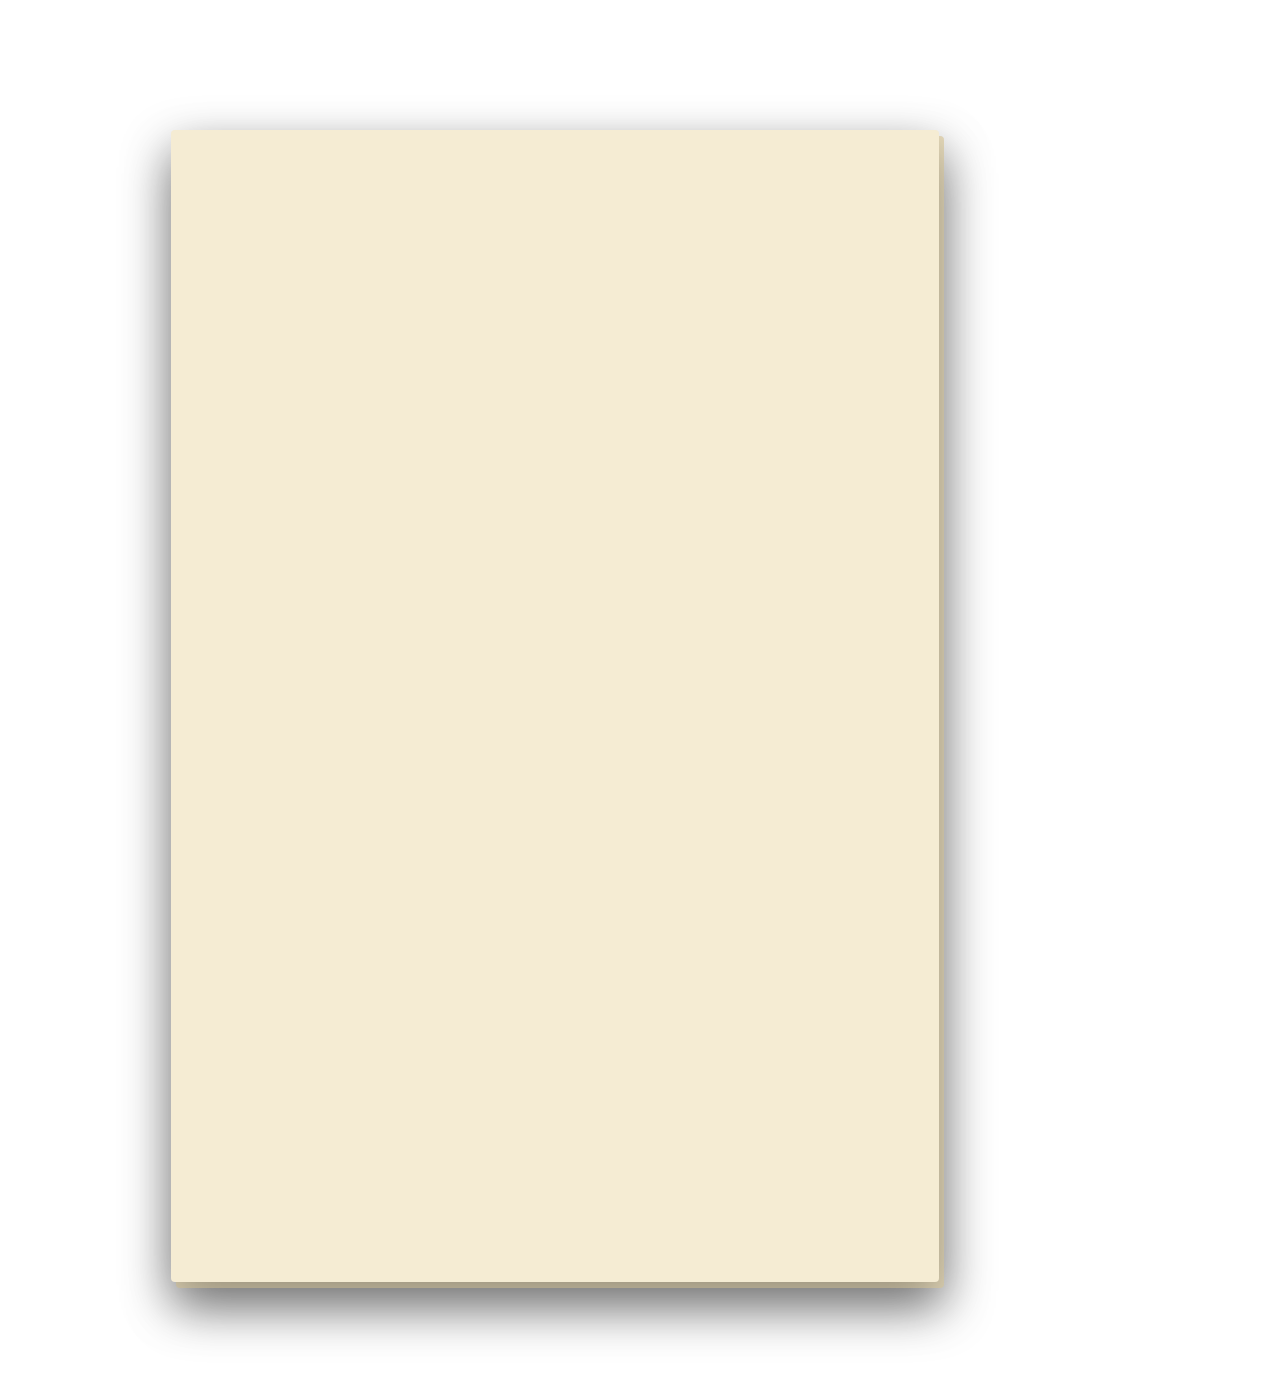
<file: book.html>
<!doctype html>
<html lang="en">
<head>
<meta charset="utf-8">
<meta name="viewport" content="width=1100">
<meta name="robots" content="noindex, nofollow">
<title>Impossible to I-M-Possible · book</title>
<link rel="preconnect" href="https://fonts.googleapis.com">
<link rel="preconnect" href="https://fonts.gstatic.com" crossorigin>
<link href="https://fonts.googleapis.com/css2?family=Noto+Serif+Display:ital,wdth,wght@0,62.5..100,400..900;1,62.5..100,400..700&family=Poppins:wght@400;500;600;700;800&display=block" rel="stylesheet">
<style>
  :root {
    --bg: #FDF5E1;
    --paper: #FFFBF1;
    --ink: #111111;
    --ink2: #34312B;
    --mute: #7C7462;
    --line: #1A1A1A;
    --soft: #EADFC4;
    --gold: #B47F12;
    --gold2: #E3B33E;
    --gold1: #A8740F;
    --measured: #0E6B5E;
    --theory: #B4601A;
    --red: #9E2B1F;
  }
  @page { size: 8in 12in; margin: 0; }
  * { box-sizing: border-box; margin: 0; padding: 0; }
  html, body { background: var(--bg); }
  body { font-family: "Poppins", sans-serif; font-weight: 500; color: var(--ink); -webkit-print-color-adjust: exact; print-color-adjust: exact; }
  .page { width: 768px; height: 1152px; position: relative; overflow: hidden; background: var(--bg); page-break-after: always; break-after: page; padding: 70px 64px 0; }
  .page:last-child { page-break-after: auto; break-after: auto; }
  .page > * { position: relative; }

  .serif { font-family: "Noto Serif Display", serif; }
  .cond { font-family: "Noto Serif Display", serif; font-stretch: 68%; font-weight: 800; letter-spacing: -0.5px; line-height: 0.95; }
  .gold { color: var(--gold); }
  svg.word { display: block; overflow: visible; }
  .kicker { font-size: 11px; font-weight: 700; letter-spacing: 3.2px; text-transform: uppercase; color: var(--mute); }
  .rule { height: 2px; background: var(--line); }
  .rowrule { display: flex; align-items: center; gap: 16px; }
  .rowrule .rule { flex: 1; }
  .italic { font-family: "Noto Serif Display", serif; font-style: italic; font-weight: 500; }

  .foot { position: absolute !important; left: 64px; right: 64px; bottom: 34px; display: flex; justify-content: space-between; font-size: 9.5px; letter-spacing: 2.4px; text-transform: uppercase; color: var(--mute); font-weight: 600; }

  .tag { display: inline-flex; align-items: center; gap: 6px; font-size: 9px; font-weight: 700; letter-spacing: 2px; padding: 3px 9px; border-radius: 20px; border: 1.4px solid; text-transform: uppercase; white-space: nowrap; vertical-align: middle; }
  .tag::before { content: ""; width: 5px; height: 5px; border-radius: 5px; background: currentColor; }
  .tag.m { color: var(--measured); }
  .tag.t { color: var(--theory); }

  .cover { padding: 0; }
  .cover img { width: 768px; height: 1152px; display: block; }

  /* list page */
  .list-item { display: grid; grid-template-columns: 70px 1fr; align-items: baseline; padding: 11px 0 10px; border-bottom: 1.5px solid var(--soft); }
  .list-item .n { font-family: "Noto Serif Display", serif; font-stretch: 68%; font-weight: 800; font-size: 34px; color: var(--gold); line-height: 1; }
  .list-item .t { font-size: 18px; font-weight: 700; line-height: 1.25; letter-spacing: -0.2px; }

  /* ── impossible page ── */
  .ghost { position: absolute !important; right: 30px; top: 40px; font-family: "Noto Serif Display", serif; font-stretch: 62.5%; font-weight: 900; font-size: 430px; line-height: 1; color: #F3E7C8; letter-spacing: -8px; z-index: 0; }
  .stamp { font-size: 10px; font-weight: 800; letter-spacing: 3px; color: var(--red); border: 2px solid var(--red); padding: 3px 9px 2px; border-radius: 3px; display: inline-block; transform: rotate(-2deg); }
  .bigstamp { font-size: 15px; letter-spacing: 5px; padding: 6px 14px 5px; border-width: 2.5px; }
  .imp-h { font-family: "Noto Serif Display", serif; font-stretch: 68%; font-weight: 800; font-size: 66px; line-height: 0.96; letter-spacing: -0.6px; margin-top: 26px; }
  .imp-why { font-size: 17px; line-height: 1.55; color: var(--ink2); font-weight: 500; margin-top: 22px; max-width: 610px; }
  .nolist { margin-top: 26px; border-top: 2px solid var(--line); }
  .nolist .k { font-size: 11px; font-weight: 700; letter-spacing: 3.2px; text-transform: uppercase; color: var(--ink); margin: 16px 0 6px; }
  .no { display: grid; grid-template-columns: 34px 1fr; align-items: baseline; padding: 9px 0; border-bottom: 1.5px solid var(--soft); font-size: 16px; font-weight: 700; line-height: 1.35; }
  .no::before { content: "✕"; color: var(--red); font-weight: 800; font-size: 16px; }
  .no small { display: block; font-size: 12.5px; font-weight: 500; color: var(--mute); margin-top: 2px; }
  .stats2 { position: absolute !important; left: 64px; right: 64px; bottom: 76px; display: grid; grid-template-columns: 1fr 1fr; background: var(--paper); border: 2px solid var(--ink); border-radius: 16px; }
  .stats2 > div { padding: 20px 22px 18px; }
  .stats2 > div + div { border-left: 1.5px solid var(--soft); }
  .stats2 .big { font-size: 50px; white-space: nowrap; }
  .big { font-family: "Noto Serif Display", serif; font-stretch: 68%; font-weight: 800; font-size: 58px; line-height: 1; letter-spacing: -0.3px; }
  .cap { font-size: 13px; line-height: 1.45; color: var(--ink2); margin-top: 8px; font-weight: 500; }
  .src { font-size: 9.5px; color: var(--mute); margin-top: 6px; font-weight: 500; letter-spacing: 0.2px; }

  /* ── possible page ── */
  .was { display: flex; align-items: flex-start; gap: 12px; padding-bottom: 16px; border-bottom: 2px solid var(--line); margin-top: 16px; }
  .was .txt { font-size: 14.5px; font-weight: 600; color: var(--mute); text-decoration: line-through; text-decoration-color: var(--red); text-decoration-thickness: 2px; line-height: 1.4; }
  .tname { font-family: "Noto Serif Display", serif; font-stretch: 68%; font-weight: 800; font-size: 104px; line-height: 0.9; letter-spacing: -1px; margin-top: 26px; }
  .trole { font-size: 13px; font-weight: 700; letter-spacing: 3.4px; text-transform: uppercase; color: var(--ink2); margin-top: 22px; }
  .now { display: flex; align-items: center; gap: 14px; margin-top: 20px; }
  .now .w { font-family: "Noto Serif Display", serif; font-stretch: 68%; font-weight: 800; font-size: 34px; line-height: 1; color: var(--gold); }
  .now .rule { flex: 1; height: 2px; }
  .plain { font-size: 19px; line-height: 1.5; font-weight: 600; margin-top: 14px; letter-spacing: -0.1px; }
  .grid { display: grid; gap: 14px; margin-top: 24px; }
  .g2 { grid-template-columns: 1fr 1fr; }
  .g3 { grid-template-columns: 1fr 1fr 1fr; }
  .card { background: var(--paper); border: 1.5px solid var(--soft); border-radius: 14px; padding: 18px 18px 16px; position: relative; }
  .card.hero { background: #fff; border: 2px solid var(--ink); }
  .card .big { font-size: 58px; }
  .card.small .big { font-size: 40px; }
  .card .lab { font-size: 13px; font-weight: 700; margin-top: 8px; line-height: 1.35; }
  .card .cap { margin-top: 4px; font-size: 11.5px; color: var(--mute); }
  .card .tag { position: absolute; top: 14px; right: 14px; }
  .basis { position: absolute !important; left: 64px; right: 64px; bottom: 64px; font-size: 10px; line-height: 1.5; color: var(--mute); border-top: 1.5px solid var(--soft); padding-top: 10px; font-weight: 500; }

  .chart { margin-top: 18px; background: var(--paper); border: 1.5px solid var(--soft); border-radius: 14px; padding: 18px 20px 16px; }
  .chart h4 { font-size: 11px; font-weight: 700; letter-spacing: 2.4px; text-transform: uppercase; color: var(--mute); margin-bottom: 12px; display: flex; justify-content: space-between; align-items: center; gap: 12px; }
  .bar { display: grid; grid-template-columns: 112px 1fr 92px; align-items: center; gap: 12px; margin: 7px 0; font-size: 12.5px; font-weight: 600; }
  .bar .track { height: 16px; background: #F1E8D3; border-radius: 4px; overflow: hidden; }
  .bar .fill { height: 100%; background: #BDB29B; border-radius: 4px; }
  .bar.us .fill { background: linear-gradient(90deg, var(--gold1), var(--gold2)); }
  .bar.us { font-weight: 800; }
  .bar .v { text-align: right; font-variant-numeric: tabular-nums; }
  .pair { display: grid; grid-template-columns: 56px 1fr; gap: 10px; align-items: center; margin: 9px 0; font-size: 12px; font-weight: 700; }
  .pair .bars { display: flex; flex-direction: column; gap: 3px; }
  .pair .b { height: 11px; border-radius: 3px; display: flex; align-items: center; }
  .pair .b span { font-size: 9.5px; font-weight: 700; margin-left: calc(100% + 6px); white-space: nowrap; }
  .legend { display: flex; gap: 18px; font-size: 10.5px; font-weight: 600; color: var(--ink2); margin-top: 8px; }
  .legend i { display: inline-block; width: 10px; height: 10px; border-radius: 2px; margin-right: 6px; vertical-align: -1px; }
  .checks { display: flex; flex-wrap: wrap; gap: 8px 22px; margin-top: 16px; font-size: 13.5px; font-weight: 700; }
  .checks span::before { content: "✓"; color: var(--measured); margin-right: 8px; font-weight: 800; }
  .ready { display: flex; align-items: center; justify-content: space-between; gap: 18px; margin-top: 12px; padding: 10px 16px; border: 2px solid var(--ink); border-radius: 16px; background: #FFFBF1; }
  .ready .k { font-size: 10px; font-weight: 700; letter-spacing: 2.6px; text-transform: uppercase; color: var(--mute); }
  .ready .rr { display: flex; flex-wrap: wrap; gap: 6px 16px; margin-top: 7px; font-size: 13px; font-weight: 700; }
  .ready .rr .y::before { content: "✓"; color: var(--measured); margin-right: 6px; font-weight: 800; }
  .ready .rr .w { color: var(--theory); }
  .ready .rr .w::before { content: ""; display: inline-block; width: 8px; height: 8px; border-radius: 8px; background: var(--theory); margin-right: 7px; vertical-align: 1px; }
  .ready .pw { margin-top: 6px; font-size: 12.5px; font-weight: 600; color: var(--ink2); }
  .ready .pw b { font-weight: 800; color: var(--ink); }
  .ready .rq { display: flex; align-items: center; gap: 10px; flex: none; }
  .ready .rq img { width: 72px; height: 72px; display: block; border: 1.5px solid #111; border-radius: 8px; padding: 4px; background: #FFFBF1; }
  .ready .rq .t { text-align: right; font-size: 9px; font-weight: 700; letter-spacing: 2.4px; text-transform: uppercase; }
  .ready .rq .t i { display: block; font-family: "Noto Serif Display", serif; font-size: 13px; letter-spacing: 0; text-transform: none; font-weight: 500; color: var(--ink2); margin-top: 2px; }
  .status { display: flex; align-items: center; gap: 10px; margin-top: 20px; font-size: 13.5px; font-weight: 800; color: var(--theory); letter-spacing: 2px; text-transform: uppercase; }
  .status::before { content: ""; width: 9px; height: 9px; border-radius: 9px; background: var(--theory); }

  /* NDA page */
  .nda-clause { display: grid; grid-template-columns: 26px 1fr; gap: 4px; font-size: 11.8px; line-height: 1.5; color: var(--ink2); padding: 6.5px 0; border-bottom: 1px solid var(--soft); }
  .nda-clause b { color: var(--ink); font-weight: 700; }
  .nda-clause .cn { font-family: "Noto Serif Display", serif; font-stretch: 68%; font-weight: 800; font-size: 15px; color: var(--gold); line-height: 1.2; }
  .sig { display: grid; grid-template-columns: 1fr 1fr; gap: 14px; margin-top: 16px; }
  .sigbox { background: #fff; border: 2px solid var(--ink); border-radius: 14px; padding: 14px 18px 12px; }
  .field { margin-top: 12px; }
  .field .ln { height: 26px; border-bottom: 1.5px solid var(--ink); }
  .field .fl { font-size: 9px; font-weight: 700; letter-spacing: 2.4px; text-transform: uppercase; color: var(--mute); margin-top: 4px; }
</style>
<link rel="stylesheet" href="book.css">
</head>
<body>
<div id="book"><div class="sheet s2"></div><div class="sheet s1"></div>
<!-- COVER -->
<section class="page cover" id="cover"><img src="assets/book/cover.png" alt="Everyone's POV, Impossible. My POV, I-M-Possible.">
  <div style="position:absolute;right:56px;bottom:52px;display:flex;align-items:flex-end;gap:14px">
    <div style="text-align:right;padding-bottom:4px">
      <div style="font-size:9.5px;font-weight:700;letter-spacing:3px;text-transform:uppercase;color:#111">Scan me</div>
      <div style="font-family:'Noto Serif Display',serif;font-style:italic;font-size:15px;color:#34312B;margin-top:3px">and watch this page come alive</div>
    </div>
    <img src="assets/book/qr.png" style="width:104px;height:104px;display:block;border:2px solid #111;border-radius:10px;padding:6px;background:#FFFBF1" alt="QR code">
  </div>
</section>




<!-- THE LIST -->
<section class="page">
  <div class="rowrule"><div class="kicker" style="color:var(--ink)">Everyone's POV</div><div class="rule"></div></div>
  <div class="cond" style="font-size:72px;margin-top:20px">Eight things<br>the world calls</div>
  <div class="cond" style="font-size:108px;margin-top:4px">IMPOSSIBLE.</div>
  <p style="font-size:15px;line-height:1.55;color:var(--ink2);margin:18px 0 6px;max-width:600px">Each one is a problem the biggest companies on Earth spend years and billions of dollars on. First page: why it can't be done. Next page: what we built, with the numbers marked <b style="color:var(--measured)">Measured</b> (run on real hardware) or <b style="color:var(--theory)">Theoretical</b> (from simulation).</p>
  <div>
    <div class="list-item"><div class="n">01</div><div class="t">Make AI's engine code faster than the code Big Tech ships.</div></div>
    <div class="list-item"><div class="n">02</div><div class="t">Replace the method that has trained almost every AI since 2014.</div></div>
    <div class="list-item"><div class="n">03</div><div class="t">Train the same AI in less than half the time, with a third of the energy.</div></div>
    <div class="list-item"><div class="n">04</div><div class="t">Teach an AI a new language without it forgetting what it knew.</div></div>
    <div class="list-item"><div class="n">05</div><div class="t">Fix one skill inside a finished AI without breaking the rest.</div></div>
    <div class="list-item"><div class="n">06</div><div class="t">Build your own AI models from zero, outside a big lab.</div></div>
    <div class="list-item"><div class="n">07</div><div class="t">Design a 2 nm GPU from scratch, alone, in 24 hours.</div></div>
    <div class="list-item" style="border-bottom:none"><div class="n">08</div><div class="t">Give AI a memory that grows by itself.</div></div>
  </div>
  <div class="foot"><span>Vertex Interactive</span><span>Confidential</span></div>
</section>

<!-- ═════ 01 ═════ -->
<section class="page">
  <div class="ghost">01</div>
  <div class="rowrule"><div class="kicker" style="color:var(--ink)">Everyone's POV · 01 of 08</div><div class="rule"></div></div>
  <div style="margin-top:34px"><span class="stamp bigstamp">IMPOSSIBLE</span></div>
  <div class="imp-h">Make AI's engine code faster than the code Big Tech ships.</div>
  <p class="imp-why">Every AI model runs on low-level GPU code written by expert teams and tuned for years. Most engineers never touch it. Beating it is thought to be out of reach for anyone outside those teams.</p>
  <div class="nolist">
    <div class="k">Why everyone said no</div>
    <div class="no"><span>Written by expert teams at NVIDIA and Meta<small>The people who build the GPUs and the frameworks.</small></span></div>
    <div class="no"><span>Tuned for years, for every new GPU<small>Each new chip gets its own round of hand-tuning.</small></span></div>
    <div class="no"><span>Already close to the hardware's limits<small>Little room is thought to be left.</small></span></div>
  </div>
  <div class="stats2">
    <div><div class="kicker">How hard</div><div class="big" style="margin-top:8px">19 years</div><div class="cap">of work behind NVIDIA's GPU software platform, CUDA, launched in 2007.</div></div>
    <div><div class="kicker">What they spend</div><div class="big gold" style="margin-top:8px">$18.5 billion</div><div class="cap">NVIDIA's research and development spend in a single year.</div><div class="src">NVIDIA 10-K, fiscal 2026</div></div>
  </div>
  <div class="foot"><span>Vertex Interactive</span><span>Confidential</span></div>
</section>

<section class="page">
  <div class="rowrule"><div class="kicker" style="color:var(--gold)">My POV · 01 of 08</div><div class="rule"></div></div>
  <div class="was"><span class="stamp">01</span><span class="txt">Make AI's engine code faster than the code Big Tech ships.</span></div>
  <div class="tname">Ruppein</div>
  <div class="trole">Our AI engine code</div>
  <div class="now"><span class="w">Now possible.</span><span class="rule" style="background:var(--line)"></span></div>
  <p class="plain">We wrote our own engine code for AI. It runs up to twice as fast as the version PyTorch ships, uses far less memory, and gives exactly the same results.</p>
  <div class="grid g3">
    <div class="card hero"><span class="tag m">Measured</span><div class="big" style="margin-top:26px">2.05×</div><div class="lab">faster than PyTorch's own fused code</div><div class="cap">1.52–2.05× across settings</div></div>
    <div class="card hero"><span class="tag m">Measured</span><div class="big gold" style="margin-top:26px">−82%</div><div class="lab">memory at long context</div><div class="cap">12.51 GB → 2.28 GB at 32k tokens</div></div>
    <div class="card hero"><span class="tag m">Measured</span><div class="big" style="margin-top:26px">3.5×</div><div class="lab">faster output layer on NVIDIA</div><div class="cap">115 ms → 33 ms per step</div></div>
  </div>
  <div class="chart">
    <h4><span>Memory used as context grows (GB)</span><span class="tag m">Measured</span></h4>
    <div class="pair"><div>2k</div><div class="bars"><div class="b" style="width:8.3%;background:#BDB29B"><span>1.04</span></div><div class="b" style="width:5.6%;background:var(--gold2)"><span>0.70</span></div></div></div>
    <div class="pair"><div>4k</div><div class="bars"><div class="b" style="width:14.8%;background:#BDB29B"><span>1.85</span></div><div class="b" style="width:8.2%;background:var(--gold2)"><span>1.02</span></div></div></div>
    <div class="pair"><div>8k</div><div class="bars"><div class="b" style="width:27.7%;background:#BDB29B"><span>3.46</span></div><div class="b" style="width:14.1%;background:var(--gold2)"><span>1.77</span></div></div></div>
    <div class="pair"><div>16k</div><div class="bars"><div class="b" style="width:50.9%;background:#BDB29B"><span>6.37</span></div><div class="b" style="width:17.4%;background:var(--gold2)"><span>2.18</span></div></div></div>
    <div class="pair"><div>32k</div><div class="bars"><div class="b" style="width:85%;background:#BDB29B"><span>12.51</span></div><div class="b" style="width:15.5%;background:var(--gold2)"><span>2.28</span></div></div></div>
    <div class="legend"><span><i style="background:#BDB29B"></i>Standard</span><span><i style="background:var(--gold2)"></i>Ruppein</span></div>
  </div>
  <div class="checks"><span>Same accuracy: loss 1.0971 vs 1.0973</span><span>Runs on NVIDIA and Apple</span></div>
  <div class="basis">Speed: forward + backward vs PyTorch's fused norm, NVIDIA DGX Spark. Memory: output layer (norm, head and loss), vocab 32,768, bf16, Apple M5. Output layer on NVIDIA: 115 → 33 ms and 6.0 → 0.33 GB per step, DGX Spark.</div>
  <div class="foot"><span>Vertex Interactive</span><span>Confidential</span></div>
</section>

<!-- ═════ 02 ═════ -->
<section class="page">
  <div class="ghost">02</div>
  <div class="rowrule"><div class="kicker" style="color:var(--ink)">Everyone's POV · 02 of 08</div><div class="rule"></div></div>
  <div style="margin-top:34px"><span class="stamp bigstamp">IMPOSSIBLE</span></div>
  <div class="imp-h">Replace the method that has trained almost every AI since 2014.</div>
  <p class="imp-why">Adam is the standard way to train AI models, and has been since it was published in 2014. Research labs have tried for over a decade to find something clearly better. It is still the default.</p>
  <div class="nolist">
    <div class="k">Why everyone said no</div>
    <div class="no"><span>The default for 12 years<small>Through every generation of AI, from small models to the largest.</small></span></div>
    <div class="no"><span>Many challengers, few replacements<small>New methods are proposed every year; most never become the standard.</small></span></div>
    <div class="no"><span>A wrong choice wastes whole training runs<small>So labs stay with what they know.</small></span></div>
  </div>
  <div class="stats2">
    <div><div class="kicker">How hard</div><div class="big" style="margin-top:8px">12 years</div><div class="cap">as the industry default, through every generation of AI.</div></div>
    <div><div class="kicker">What it costs</div><div class="big gold" style="margin-top:8px">$1 billion+</div><div class="cap">projected cost of the largest AI training runs by 2027. Costs grow 2–3× every year.</div><div class="src">Epoch AI</div></div>
  </div>
  <div class="foot"><span>Vertex Interactive</span><span>Confidential</span></div>
</section>

<section class="page">
  <div class="rowrule"><div class="kicker" style="color:var(--gold)">My POV · 02 of 08</div><div class="rule"></div></div>
  <div class="was"><span class="stamp">02</span><span class="txt">Replace the method that has trained almost every AI since 2014.</span></div>
  <div class="tname">Ruppem</div>
  <div class="trole">Our optimiser</div>
  <div class="now"><span class="w">Now possible.</span><span class="rule" style="background:var(--line)"></span></div>
  <p class="plain">Ruppem trains AI models to the same quality as Adam with almost three times less data, and needs far less memory to do it.</p>
  <div class="grid g3">
    <div class="card hero"><span class="tag m">Measured</span><div class="big gold" style="margin-top:26px">2.90×</div><div class="lab">less data to reach Adam's quality</div><div class="cap">95% confidence: 2.79–3.01×</div></div>
    <div class="card hero"><span class="tag m">Measured</span><div class="big" style="margin-top:26px">+20.5%</div><div class="lab">faster training, end to end</div><div class="cap">tokens per second vs PyTorch's fused AdamW</div></div>
    <div class="card hero"><span class="tag m">Measured</span><div class="big" style="margin-top:26px">−26%</div><div class="lab">peak training memory</div><div class="cap">31.58 GB → 23.35 GB</div></div>
  </div>
  <div class="chart">
    <h4><span>Optimiser memory · bytes per parameter (lower is better)</span><span class="tag m">Measured</span></h4>
    <div class="bar us"><div>Ruppem</div><div class="track"><div class="fill" style="width:15.4%"></div></div><div class="v">3.0</div></div>
    <div class="bar"><div>Muon</div><div class="track"><div class="fill" style="width:30.8%"></div></div><div class="v">6.0</div></div>
    <div class="bar"><div>AdamW</div><div class="track"><div class="fill" style="width:41%"></div></div><div class="v">8.0</div></div>
    <div class="bar"><div>SOAP</div><div class="track"><div class="fill" style="width:100%"></div></div><div class="v">19.5</div></div>
    <div class="cap" style="margin-top:8px">Low-memory mode: 2.0 bytes per parameter, 75% less than AdamW.</div>
  </div>
  <div class="checks"><span>Beats Lion by 0.20 nats</span><span>Beats Adafactor by 0.19 nats</span><span>Runs on NVIDIA and Apple</span></div>
  <div class="basis">25M-parameter model, 100M tokens, fresh seeds 20–22, NVIDIA DGX Spark. Data efficiency = tokens needed to reach AdamW's final loss. Peak memory measured on a larger model. Larger-scale runs in progress.</div>
  <div class="foot"><span>Vertex Interactive</span><span>Confidential</span></div>
</section>

<!-- ═════ 03 ═════ -->
<section class="page">
  <div class="ghost">03</div>
  <div class="rowrule"><div class="kicker" style="color:var(--ink)">Everyone's POV · 03 of 08</div><div class="rule"></div></div>
  <div style="margin-top:34px"><span class="stamp bigstamp">IMPOSSIBLE</span></div>
  <div class="imp-h">Train the same AI in less than half the time, with a third of the energy.</div>
  <p class="imp-why">Training AI is slow and burns huge amounts of power. Whole infrastructure teams work to squeeze out a few percent. Cutting the time by more than half, with no loss in quality, is not what anyone expects.</p>
  <div class="nolist">
    <div class="k">Why everyone said no</div>
    <div class="no"><span>Training runs take months<small>On thousands of GPUs at the biggest labs.</small></span></div>
    <div class="no"><span>Whole teams fight for a few percent<small>Every small speed-up is hard-won.</small></span></div>
    <div class="no"><span>Faster usually means worse<small>Shortcuts in training normally cost quality.</small></span></div>
  </div>
  <div class="stats2">
    <div><div class="kicker">How hard</div><div class="big" style="margin-top:8px">Months</div><div class="cap">for a single frontier training run, on thousands of GPUs.</div></div>
    <div><div class="kicker">What they spend</div><div class="big gold" style="margin-top:8px">$650 billion+</div><div class="cap">planned by Amazon, Alphabet, Meta and Microsoft on AI infrastructure in 2026 alone.</div><div class="src">Company guidance, as reported by Bloomberg and the FT, 2026</div></div>
  </div>
  <div class="foot"><span>Vertex Interactive</span><span>Confidential</span></div>
</section>

<section class="page">
  <div class="rowrule"><div class="kicker" style="color:var(--gold)">My POV · 03 of 08</div><div class="rule"></div></div>
  <div class="was"><span class="stamp">03</span><span class="txt">Train the same AI in less than half the time, with a third of the energy.</span></div>
  <div class="tname" style="font-size:92px">Vertex Training<br>System</div>
  <div class="trole">Our full training stack</div>
  <div class="now"><span class="w">Now possible.</span><span class="rule" style="background:var(--line)"></span></div>
  <p class="plain">A model trained with our system reached in 2.46 hours the same quality the standard setup needed 6 hours for, using about a third of the energy.</p>
  <div class="grid g2">
    <div class="card hero"><span class="tag m">Measured</span><div class="big gold" style="margin-top:26px;font-size:76px">2.45×</div><div class="lab">faster to the same quality</div></div>
    <div class="card hero"><span class="tag m">Measured</span><div class="big" style="margin-top:26px;font-size:76px">≈3×</div><div class="lab">less energy</div></div>
  </div>
  <div class="chart">
    <h4><span>Hours to reach the same quality</span><span class="tag m">Measured</span></h4>
    <div class="bar"><div>Standard setup</div><div class="track" style="height:28px"><div class="fill" style="width:100%"></div></div><div class="v">6.00 h</div></div>
    <div class="bar us"><div>Vertex system</div><div class="track" style="height:28px"><div class="fill" style="width:41%"></div></div><div class="v">2.46 h</div></div>
  </div>
  <div class="basis">300M-parameter model, 24-hour benchmark on NVIDIA DGX Spark, one seed per system. Standard setup: torch.compile, bf16 and AdamW. Our system combines our own kernels with public training methods; our kernels alone made it 1.19× faster.</div>
  <div class="foot"><span>Vertex Interactive</span><span>Confidential</span></div>
</section>

<!-- ═════ 04 ═════ -->
<section class="page">
  <div class="ghost">04</div>
  <div class="rowrule"><div class="kicker" style="color:var(--ink)">Everyone's POV · 04 of 08</div><div class="rule"></div></div>
  <div style="margin-top:34px"><span class="stamp bigstamp">IMPOSSIBLE</span></div>
  <div class="imp-h">Teach an AI a new language without it forgetting what it knew.</div>
  <p class="imp-why">When a trained model learns something new, it starts to lose old skills. Scientists named this "catastrophic forgetting" in 1989. Today's usual fix is to train again on everything, the most expensive step in AI.</p>
  <div class="nolist">
    <div class="k">Why everyone said no</div>
    <div class="no"><span>Named in 1989, still open<small>Thirty-seven years of research, still unsolved in everyday AI.</small></span></div>
    <div class="no"><span>New learning overwrites old learning<small>The more you teach, the more it forgets.</small></span></div>
    <div class="no"><span>The usual fix: train again on everything<small>The slowest and most expensive step there is.</small></span></div>
  </div>
  <div class="stats2">
    <div><div class="kicker">How hard</div><div class="big" style="margin-top:8px">37 years</div><div class="cap">since the problem was first described.</div><div class="src">McCloskey &amp; Cohen, 1989</div></div>
    <div><div class="kicker">What it costs</div><div class="big gold" style="margin-top:8px">$100 million+</div><div class="cap">to train one model like GPT-4, as OpenAI's CEO said in 2023.</div><div class="src">Sam Altman, 2023</div></div>
  </div>
  <div class="foot"><span>Vertex Interactive</span><span>Confidential</span></div>
</section>

<section class="page">
  <div class="rowrule"><div class="kicker" style="color:var(--gold)">My POV · 04 of 08</div><div class="rule"></div></div>
  <div class="was"><span class="stamp">04</span><span class="txt">Teach an AI a new language without it forgetting what it knew.</span></div>
  <div class="tname">AUGA</div>
  <div class="trole">Our model architecture</div>
  <div class="now"><span class="w">Now possible.</span><span class="rule" style="background:var(--line)"></span></div>
  <p class="plain">Models built on AUGA can learn a new language later and keep everything they already knew, exactly as it was. They also beat a normal model of the same size on Python and Hindi.</p>
  <div class="grid g3">
    <div class="card hero"><span class="tag m">Measured</span><div class="big gold" style="margin-top:26px">0%</div><div class="lab">forgotten after adding Kannada</div><div class="cap">old knowledge stayed bit-identical</div></div>
    <div class="card hero"><span class="tag m">Measured</span><div class="big" style="margin-top:26px">2 of 2</div><div class="lab">runs won on Python and Hindi</div><div class="cap">vs a same-size normal model</div></div>
    <div class="card hero"><span class="tag m">Measured</span><div class="big" style="margin-top:26px">42.6%</div><div class="lab">of the model loaded per task</div><div class="cap">with five languages</div></div>
  </div>
  <div class="chart">
    <h4><span>Forgetting after a new language was added</span><span class="tag m">Measured</span></h4>
    <div class="bar"><div>Normal model</div><div class="track" style="height:28px;position:relative"><div class="fill" style="width:9.5%;position:absolute;left:0;top:0"></div><div style="position:absolute;left:9.5%;width:90.5%;height:100%;background:repeating-linear-gradient(90deg,#BDB29B 0 6px,#E4D9C1 6px 10px);border-radius:0 4px 4px 0"></div></div><div class="v">28–296%</div></div>
    <div class="bar us"><div>AUGA</div><div class="track" style="height:28px"><div class="fill" style="width:0.8%"></div></div><div class="v">0%</div></div>
  </div>
  <div class="checks"><span>Compressed to half size with no quality loss</span></div>
  <div class="basis">336M active / 675M total parameters vs a same-size dense model, seeds 0 and 2. Wins: about 1% lower loss on Python and Hindi on both seeds. Adding Kannada: AUGA's existing parts stayed bit-identical, while the dense model forgot 28–296% on old domains. The dense model learned Kannada itself about 5% better.</div>
  <div class="foot"><span>Vertex Interactive</span><span>Confidential</span></div>
</section>

<!-- ═════ 05 ═════ -->
<section class="page">
  <div class="ghost">05</div>
  <div class="rowrule"><div class="kicker" style="color:var(--ink)">Everyone's POV · 05 of 08</div><div class="rule"></div></div>
  <div style="margin-top:34px"><span class="stamp bigstamp">IMPOSSIBLE</span></div>
  <div class="imp-h">Fix one skill inside a finished AI without breaking the rest.</div>
  <p class="imp-why">A trained model is billions of numbers with no labels. No one can point to where one skill lives. So today you retrain the whole model and hope nothing else breaks. It often does.</p>
  <div class="nolist">
    <div class="k">Why everyone said no</div>
    <div class="no"><span>Billions of unlabelled numbers<small>A model is a black box, even to the people who built it.</small></span></div>
    <div class="no"><span>No map of where a skill lives<small>So there is nothing precise to fix.</small></span></div>
    <div class="no"><span>Fixing one thing breaks another<small>A normal fine-tune changes everything at once.</small></span></div>
  </div>
  <div class="stats2">
    <div><div class="kicker">How hard</div><div class="big" style="margin-top:8px">Billions</div><div class="cap">of numbers in a modern model, and none of them come with a label.</div></div>
    <div><div class="kicker">What changes today</div><div class="big gold" style="margin-top:8px">100%</div><div class="cap">of a model's numbers change in a normal fine-tune, even to fix one small skill.</div></div>
  </div>
  <div class="foot"><span>Vertex Interactive</span><span>Confidential</span></div>
</section>

<section class="page">
  <div class="rowrule"><div class="kicker" style="color:var(--gold)">My POV · 05 of 08</div><div class="rule"></div></div>
  <div class="was"><span class="stamp">05</span><span class="txt">Fix one skill inside a finished AI without breaking the rest.</span></div>
  <div class="tname">AUGA Core</div>
  <div class="trole">Our model editor</div>
  <div class="now"><span class="w">Now possible.</span><span class="rule" style="background:var(--line)"></span></div>
  <p class="plain">AUGA Core improves one skill inside a trained model while changing only 5% of it. It beats a normal fine-tune, and nothing else breaks.</p>
  <div class="grid g2">
    <div class="card hero"><span class="tag m">Measured</span><div class="big gold" style="margin-top:26px;font-size:76px">15–65%</div><div class="lab">more improvement than a full fine-tune</div><div class="cap">at the same total change, on all 3 test areas</div></div>
    <div class="card hero"><span class="tag m">Measured</span><div class="big" style="margin-top:26px;font-size:76px">≈12%</div><div class="lab">better on new Python code</div><div class="cap">held-out code the model never saw</div></div>
  </div>
  <div class="chart">
    <h4><span>How much of the model changes</span><span class="tag m">Measured</span></h4>
    <div class="bar"><div>Normal fine-tune</div><div class="track" style="height:28px"><div class="fill" style="width:100%"></div></div><div class="v">100%</div></div>
    <div class="bar us"><div>AUGA Core</div><div class="track" style="height:28px"><div class="fill" style="width:5%"></div></div><div class="v">5%</div></div>
  </div>
  <div class="checks"><span>Long context kept</span><span>Looping went down</span><span>Chat and agents unchanged</span></div>
  <div class="basis">Our 488M model with B1's held-out Python code, 3 repeats, NVIDIA DGX Spark. Both methods stopped at the same total change (KL). Coding benchmarks (MBPP, HumanEval) not yet run.</div>
  <div class="foot"><span>Vertex Interactive</span><span>Confidential</span></div>
</section>

<!-- ═════ 06 ═════ -->
<section class="page">
  <div class="ghost">06</div>
  <div class="rowrule"><div class="kicker" style="color:var(--ink)">Everyone's POV · 06 of 08</div><div class="rule"></div></div>
  <div style="margin-top:34px"><span class="stamp bigstamp">IMPOSSIBLE</span></div>
  <div class="imp-h">Build your own AI models from zero, outside a big lab.</div>
  <p class="imp-why">The AI models the world uses come from a handful of companies with giant data centres. Almost everyone else borrows theirs. Building your own, from the very first step, is seen as a big-lab job.</p>
  <div class="nolist">
    <div class="k">Why everyone said no</div>
    <div class="no"><span>Only a handful of companies do it<small>Everyone else builds on top of their models.</small></span></div>
    <div class="no"><span>Costs keep climbing<small>Training top models gets 2–3× more expensive every year.</small></span></div>
    <div class="no"><span>Data, compute and know-how<small>All three are needed at once, and most builders have none of them.</small></span></div>
  </div>
  <div class="stats2">
    <div><div class="kicker">How hard</div><div class="big" style="margin-top:8px">A handful</div><div class="cap">of companies build their own foundation models.</div></div>
    <div><div class="kicker">What it costs</div><div class="big gold" style="margin-top:8px">2–3× a year</div><div class="cap">is how fast the cost of training top AI models has grown, for eight years.</div><div class="src">Epoch AI</div></div>
  </div>
  <div class="foot"><span>Vertex Interactive</span><span>Confidential</span></div>
</section>

<section class="page">
  <div class="rowrule"><div class="kicker" style="color:var(--gold)">My POV · 06 of 08</div><div class="rule"></div></div>
  <div class="was"><span class="stamp">06</span><span class="txt">Build your own AI models from zero, outside a big lab.</span></div>
  <div class="tname">B1 &amp; Kilobyte</div>
  <div class="trole">Our own AI models</div>
  <div class="now"><span class="w">Now possible.</span><span class="rule" style="background:var(--line)"></span></div>
  <p class="plain">We trained our own AI models from scratch. B1 can read 32,000 tokens at once and still find one hidden detail 92% of the time.</p>
  <div class="grid g3">
    <div class="card hero"><span class="tag m">Measured</span><div class="big gold" style="margin-top:26px">92%</div><div class="lab">passkey accuracy at 32k</div><div class="cap">B1, ≈300M Python model</div></div>
    <div class="card hero"><span class="tag m">Measured</span><div class="big" style="margin-top:26px">8×</div><div class="lab">longer memory</div><div class="cap">Kilobyte: 4k → 32k tokens</div></div>
    <div class="card hero"><span class="tag m">Measured</span><div class="big" style="margin-top:26px">0.577</div><div class="lab">Python loss</div><div class="cap">vs about 10.4 for an untrained model</div></div>
  </div>
  <div class="chart">
    <h4><span>Kilobyte · loss by position (lower is better)</span><span class="tag m">Measured</span></h4>
    <div class="pair"><div>0–4k</div><div class="bars"><div class="b" style="width:79%;background:#BDB29B"><span>2.078</span></div><div class="b" style="width:65.3%;background:var(--gold2)"><span>1.717</span></div></div></div>
    <div class="pair"><div>4–8k</div><div class="bars"><div class="b" style="width:80.2%;background:#BDB29B"><span>2.109</span></div><div class="b" style="width:64.5%;background:var(--gold2)"><span>1.697</span></div></div></div>
    <div class="pair"><div>8–16k</div><div class="bars"><div class="b" style="width:79.7%;background:#BDB29B"><span>2.095</span></div><div class="b" style="width:63.3%;background:var(--gold2)"><span>1.665</span></div></div></div>
    <div class="pair"><div>16–32k</div><div class="bars"><div class="b" style="width:78.1%;background:#BDB29B"><span>2.053</span></div><div class="b" style="width:61.5%;background:var(--gold2)"><span>1.618</span></div></div></div>
    <div class="legend"><span><i style="background:#BDB29B"></i>Before</span><span><i style="background:var(--gold2)"></i>After extending to 32k</span></div>
  </div>
  <div class="checks"><span>Tool calling works</span><span>Trained at 4k, 16k and 32k context</span></div>
  <div class="basis">B1: ≈300M-parameter Python model, passkey retrieval at 32k context. Kilobyte: ≈488M parameters, context extended from 4k to 32k. Both on NVIDIA DGX Spark.</div>
  <div class="foot"><span>Vertex Interactive</span><span>Confidential</span></div>
</section>

<!-- ═════ 07 · GPU ═════ -->
<section class="page">
  <div class="ghost">07</div>
  <div class="rowrule"><div class="kicker" style="color:var(--ink)">Everyone's POV · 07 of 08</div><div class="rule"></div></div>
  <div style="margin-top:34px"><span class="stamp bigstamp">IMPOSSIBLE</span></div>
  <div class="imp-h" style="font-size:62px">Design a 2 nm GPU from scratch, alone, in 24 hours.</div>
  <p class="imp-why" style="margin-top:18px">With no GPU knowledge to begin with. No team. No huge funding. Learn it and build it from zero, in a country with no public record of anyone designing a 2 nm chip from scratch.</p>
  <div class="nolist" style="margin-top:20px">
    <div class="k">Why everyone said no</div>
    <div class="no" style="padding:7px 0"><span>Alone<small>Big companies use teams of thousands of engineers for one chip.</small></span></div>
    <div class="no" style="padding:7px 0"><span>In 24 hours<small>A modern GPU takes two to four years to design.</small></span></div>
    <div class="no" style="padding:7px 0"><span>With no prior GPU knowledge<small>Chip designers usually train for years before they lead a design.</small></span></div>
    <div class="no" style="padding:7px 0"><span>Without huge funding<small>One large 2 nm chip costs about $725 million to design.</small></span></div>
    <div class="no" style="padding:7px 0;border-bottom:none"><span>In India<small>No 2 nm factory in the country yet; India's first chip plants target 28 nm and above.</small></span></div>
  </div>
  <div class="stats2">
    <div><div class="kicker">How hard</div><div class="big" style="margin-top:8px">2–4 years</div><div class="cap">and thousands of engineers, for over 100 billion transistors.</div></div>
    <div><div class="kicker">What they spend</div><div class="big gold" style="margin-top:8px">$725 million</div><div class="cap">to design one large 2 nm chip. A factory that can make it costs about $28 billion.</div><div class="src">IBS estimates</div></div>
  </div>
  <div class="foot"><span>Vertex Interactive</span><span>Confidential</span></div>
</section>

<section class="page">
  <div class="rowrule"><div class="kicker" style="color:var(--gold)">My POV · 07 of 08</div><div class="rule"></div></div>
  <div class="was"><span class="stamp">07</span><span class="txt">Design a 2 nm GPU from scratch, alone, in 24 hours.</span></div>
  <div class="tname" style="font-size:96px">Vertex GPU</div>
  <div class="trole">Design B8B87622 · Designed in Vertex GPU Forge</div>
  <div class="now"><span class="w">Now possible.</span><span class="rule" style="background:var(--line)"></span></div>
  <p class="plain" style="font-size:17px">Designed alone, from scratch, in under 24 hours, starting with no GPU knowledge. In simulation, it delivers more than seven times the performance of the design tool's reference chip. Everything is ready: the circuits are built, the PDK is ready, and testing is under way.</p>
  <div class="card hero" style="margin-top:22px;display:flex;align-items:center;gap:28px">
    <span class="tag t">Theoretical</span>
    <div class="big gold" style="font-size:100px">7.28×</div>
    <div><div class="lab" style="font-size:15px;margin-top:0">performance vs the tool's reference design</div><div class="cap" style="font-size:12px">Simulated range 6.67× – 7.74× (p10 – p90)</div></div>
  </div>
  <div class="grid g3" style="margin-top:14px">
    <div class="card small"><div class="big">256 GB</div><div class="lab">memory</div><div class="cap">GDDR7</div></div>
    <div class="card small"><div class="big">8.19 TB/s</div><div class="lab">bandwidth</div></div>
    <div class="card small"><div class="big">212 tok/s</div><div class="lab">AI text generation</div><div class="cap">simulated LLM decode</div></div>
    <div class="card small"><div class="big">12,283</div><div class="lab">TFLOPS at FP16</div></div>
    <div class="card small"><div class="big">714</div><div class="lab">compute units</div></div>
    <div class="card small"><div class="big">14</div><div class="lab">chiplets</div></div>
  </div>
  <div class="checks"><span>Alone</span><span>Under 24 hours</span><span>Self-taught from zero</span><span>No big funding</span></div>
  <div class="ready">
    <div class="rl">
      <div class="k">Status · everything is ready</div>
      <div class="rr"><span class="y">Design complete</span><span class="y">Circuits built</span><span class="y">PDK ready</span><span class="w">Tests under way</span></div>
      <div class="pw">Maximum power <b>3,500 W</b></div>
    </div>
  </div>
  <div class="basis">Performance and specifications are theoretical: simulated in Vertex GPU Forge against the tool's reference design. Not yet fabricated silicon. Maximum power 3,500 W (3,183 W in simulation).</div>
  <div class="foot"><span>Vertex Interactive</span><span>Confidential</span></div>
</section>

<!-- ═════ 08 ═════ -->
<section class="page">
  <div class="ghost">08</div>
  <div class="rowrule"><div class="kicker" style="color:var(--ink)">Everyone's POV · 08 of 08</div><div class="rule"></div></div>
  <div style="margin-top:34px"><span class="stamp bigstamp">IMPOSSIBLE</span></div>
  <div class="imp-h">Give AI a memory that grows by itself.</div>
  <p class="imp-why">Most AI forgets you the moment a chat ends. Giving it a memory that organises itself and grows on its own is a whole product category, with companies built just for it.</p>
  <div class="nolist">
    <div class="k">Why everyone said no</div>
    <div class="no"><span>Every chat starts from zero<small>The model itself keeps nothing between conversations.</small></span></div>
    <div class="no"><span>Memory needs its own system<small>Built and run separately, around the model.</small></span></div>
    <div class="no"><span>Companies raise fortunes just for this<small>Memory databases are a business of their own.</small></span></div>
  </div>
  <div class="stats2">
    <div><div class="kicker">How hard</div><div class="big" style="margin-top:8px">Every chat</div><div class="cap">starts from zero unless a separate memory system is built around the model.</div></div>
    <div><div class="kicker">What they raise</div><div class="big gold" style="margin-top:8px">$100 million</div><div class="cap">raised by one memory-database company, Pinecone, in a single round.</div><div class="src">Pinecone Series B, 2023</div></div>
  </div>
  <div class="foot"><span>Vertex Interactive</span><span>Confidential</span></div>
</section>

<section class="page">
  <div class="rowrule"><div class="kicker" style="color:var(--gold)">My POV · 08 of 08</div><div class="rule"></div></div>
  <div class="was"><span class="stamp">08</span><span class="txt">Give AI a memory that grows by itself.</span></div>
  <div class="tname">AG Database</div>
  <div class="trole">Our AI memory · with Dynamic Memo</div>
  <div class="now"><span class="w">Now possible.</span><span class="rule" style="background:var(--line)"></span></div>
  <p class="plain">Our memory grows by itself as you talk. In testing, it found the right information and carried the conversation forward across turns.</p>
  <div class="card hero" style="margin-top:24px;padding:24px 26px">
    <span class="tag m">Measured</span>
    <div style="display:flex;align-items:baseline;gap:18px;margin-top:6px"><div class="big gold" style="font-size:112px">2 → 5</div><div class="kicker" style="font-size:13px">entries</div></div>
    <div class="lab" style="font-size:15px">The memory grew by itself across 3 chat turns</div>
    <div style="display:flex;gap:12px;align-items:flex-end;height:120px;margin-top:22px">
      <div style="flex:1;text-align:center"><div style="display:flex;flex-direction:column-reverse;gap:4px"><i style="height:16px;border-radius:4px;background:#D8CDB6;display:block"></i><i style="height:16px;border-radius:4px;background:#D8CDB6;display:block"></i></div><div class="kicker" style="margin-top:8px;font-size:9.5px">Start</div></div>
      <div style="flex:1;text-align:center"><div style="display:flex;flex-direction:column-reverse;gap:4px"><i style="height:16px;border-radius:4px;background:#D8CDB6;display:block"></i><i style="height:16px;border-radius:4px;background:#D8CDB6;display:block"></i><i style="height:16px;border-radius:4px;background:var(--gold2);display:block"></i></div><div class="kicker" style="margin-top:8px;font-size:9.5px">Turn 1</div></div>
      <div style="flex:1;text-align:center"><div style="display:flex;flex-direction:column-reverse;gap:4px"><i style="height:16px;border-radius:4px;background:#D8CDB6;display:block"></i><i style="height:16px;border-radius:4px;background:#D8CDB6;display:block"></i><i style="height:16px;border-radius:4px;background:#D8CDB6;display:block"></i><i style="height:16px;border-radius:4px;background:var(--gold2);display:block"></i></div><div class="kicker" style="margin-top:8px;font-size:9.5px">Turn 2</div></div>
      <div style="flex:1;text-align:center"><div style="display:flex;flex-direction:column-reverse;gap:4px"><i style="height:16px;border-radius:4px;background:#D8CDB6;display:block"></i><i style="height:16px;border-radius:4px;background:#D8CDB6;display:block"></i><i style="height:16px;border-radius:4px;background:#D8CDB6;display:block"></i><i style="height:16px;border-radius:4px;background:#D8CDB6;display:block"></i><i style="height:16px;border-radius:4px;background:var(--gold2);display:block"></i></div><div class="kicker" style="margin-top:8px;font-size:9.5px">Turn 3</div></div>
    </div>
  </div>
  <div class="checks"><span>Retrieval correct</span><span>History carried across turns</span></div>
  <div class="status">AG Database benchmarks under way</div>
  <div class="basis">Measured on Dynamic Memo, the self-expanding layer of our memory stack: end-to-end test, September 2026. AG Database speed and accuracy benchmarks are in progress.</div>
  <div class="foot"><span>Vertex Interactive</span><span>Confidential</span></div>
</section>

<!-- ECOSYSTEM -->
<section class="page">
  <div class="rowrule"><div class="kicker" style="color:var(--ink)">One company · one stack</div><div class="rule"></div></div>
  <div class="cond" style="font-size:84px;margin-top:22px">Not one breakthrough.<br><span class="gold">Eight.</span></div>
  <p style="font-size:17px;line-height:1.55;font-weight:600;margin-top:20px;max-width:600px">From the chip to the code to the model to its memory, every layer is built in-house, and every layer works together.</p>
  <div style="display:grid;grid-template-columns:1fr 1fr;gap:12px;margin-top:28px">
    <div class="card"><div class="kicker" style="color:var(--gold)">Hardware</div><div class="lab" style="font-size:20px">Vertex GPU</div></div>
    <div class="card"><div class="kicker" style="color:var(--gold)">Engine code</div><div class="lab" style="font-size:20px">Ruppein</div></div>
    <div class="card"><div class="kicker" style="color:var(--gold)">Training</div><div class="lab" style="font-size:20px">Ruppem · Vertex Training System</div></div>
    <div class="card"><div class="kicker" style="color:var(--gold)">Architecture</div><div class="lab" style="font-size:20px">AUGA · AUGA Core</div></div>
    <div class="card"><div class="kicker" style="color:var(--gold)">Models</div><div class="lab" style="font-size:20px">B1 · Kilobyte · Point One</div></div>
    <div class="card"><div class="kicker" style="color:var(--gold)">Memory &amp; tools</div><div class="lab" style="font-size:20px">AG Database · Silver IDE</div></div>
  </div>
  <div class="rowrule" style="margin-top:40px"><div class="kicker" style="color:var(--ink)">In the lab now</div><div class="rule"></div></div>
  <div style="margin-top:14px;font-size:15px;line-height:1.5;font-weight:600">
    <div style="display:flex;justify-content:space-between;padding:10px 0;border-bottom:1.5px solid var(--soft)"><span>Vertex GPU</span><span style="color:var(--mute)">testing under way</span></div>
    <div style="display:flex;justify-content:space-between;padding:10px 0;border-bottom:1.5px solid var(--soft)"><span>AG Database</span><span style="color:var(--mute)">speed and accuracy benchmarks</span></div>
    <div style="display:flex;justify-content:space-between;padding:10px 0;border-bottom:1.5px solid var(--soft)"><span>AUGA Core on B1</span><span style="color:var(--mute)">coding benchmarks</span></div>
    <div style="display:flex;justify-content:space-between;padding:10px 0"><span>Ruppem</span><span style="color:var(--mute)">larger-scale runs</span></div>
  </div>
  <div class="foot"><span>Vertex Interactive</span><span>Confidential</span></div>
</section>

<!-- CLOSING -->
<section class="page" style="padding-top:120px">
  <div class="rowrule"><div class="serif" style="font-size:30px;font-weight:500">Everyone's POV,</div><div class="rule"></div></div>
  <div class="cond" style="font-size:118px;margin-top:6px;font-stretch:62.5%;color:var(--mute);text-decoration:line-through;text-decoration-color:var(--red);text-decoration-thickness:6px">IMPOSSIBLE</div>
  <div class="rowrule" style="margin-top:26px"><div class="serif" style="font-size:30px;font-weight:500">My POV,</div><div class="rule"></div></div>
  <div style="margin-top:10px"><svg class="word" width="640" height="130" viewBox="0 0 640 130"><defs><linearGradient id="g2" x1="0" x2="1" y1="0" y2="0"><stop offset="0" stop-color="#A8740F"/><stop offset=".45" stop-color="#E3B33E"/><stop offset=".72" stop-color="#B98516"/><stop offset="1" stop-color="#8E6209"/></linearGradient></defs><text x="0" y="112" textLength="640" lengthAdjust="spacingAndGlyphs" fill="url(#g2)" style="font-family:'Noto Serif Display',serif;font-weight:800;font-stretch:62.5%;font-size:130px">I-M-POSSIBLE</text></svg></div>
  <div class="italic" style="font-size:34px;line-height:1.3;margin-top:36px">When everyone said you cannot,<br>I did, even better.</div>
  <div style="width:230px;height:2px;background:var(--line);margin-top:24px"></div>
  <div style="display:flex;align-items:flex-end;gap:26px;margin-top:36px">
    <div style="flex:1">
      <div class="cond" style="font-size:40px">Vertex Interactive</div>
      <div class="kicker" style="color:var(--gold);margin-top:10px;font-size:12px">Building India's AI future</div>
      <div style="font-size:15px;font-weight:700;margin-top:16px">Karan Gowda N (Leo) · Founder, age 17</div>
      <div style="font-size:12px;color:var(--mute);margin-top:4px;letter-spacing:3px">WWW.VERTEXINTERACTIVE.IN</div>
    </div>
    <div style="text-align:center;border:2px solid var(--ink);border-radius:16px;background:#fff;padding:14px 22px 12px">
      <div class="kicker" style="color:var(--ink)">Built at</div>
      <div class="cond gold" style="font-size:92px;line-height:0.9;margin-top:4px">17</div>
      <div class="kicker" style="margin-top:6px">in India</div>
    </div>
  </div>
  <div style="position:absolute;left:64px;right:64px;bottom:58px;font-size:9px;line-height:1.55;color:var(--mute);border-top:1.5px solid var(--soft);padding-top:10px">
    <b style="color:var(--ink2)">Sources for industry figures.</b> NVIDIA Form 10-K, fiscal 2026 (R&amp;D $18.5B). Epoch AI, "How much does it cost to train frontier AI models?" (cost growth 2–3× per year; largest runs over $1B by 2027). Bloomberg and Financial Times reporting on 2026 capex guidance from Amazon, Alphabet, Meta and Microsoft. Sam Altman, 2023 (GPT-4 training over $100M). McCloskey &amp; Cohen, 1989 (catastrophic interference). IBS estimates via Tom's Hardware (2 nm design $725M; 2 nm fab ≈$28B). Pinecone Series B, 2023 ($100M).<br>
    <b style="color:var(--ink2)">Vertex results</b> are from internal test reports, September–November 2026, and are marked Measured or Theoretical. GPU design time and conditions as stated by the founder. Confidential: do not share before the patent filing.
  </div>
</section>
</div>
<script type="module" src="book.js"></script>
</body>
</html>
</file>
<file: book.css>
/* The PDF as a book in AR: transparent around the pages, so the camera shows through. */
html, body { width: 1100px; height: 1400px; margin: 0; overflow: hidden; background: transparent !important; }
#book { position: absolute; left: 166px; top: 124px; width: 768px; height: 1152px; perspective: 2600px; perspective-origin: 50% 45%; }

/* the edges of the pages underneath: the book has a little thickness */
.sheet { position: absolute; inset: 0; border-radius: 4px; background: #EFE4C6; box-shadow: 0 20px 50px rgba(0, 0, 0, .35); }
.sheet.s1 { transform: translate(5px, 6px); background: #F5ECD3; }
.sheet.s2 { transform: translate(10px, 12px); background: #E8DCBC; }

.page { position: absolute !important; left: 0; top: 0; display: none; transform-origin: 0 50%; backface-visibility: hidden; -webkit-backface-visibility: hidden;
  border-radius: 4px; box-shadow: 0 0 0 1px rgba(0, 0, 0, .05), 0 18px 40px rgba(0, 0, 0, .18); }
.page.on { display: block; }
.page.top { z-index: 3; }
.page .shade { position: absolute !important; inset: 0; pointer-events: none; opacity: 0; z-index: 50;
  background: linear-gradient(90deg, rgba(0, 0, 0, .05), rgba(0, 0, 0, .35)); }

/* turning a page: it swings over its left edge, like a book */
.page.turn-out { animation: turnOut .9s cubic-bezier(.45, .05, .3, 1) forwards; }
.page.turn-out .shade { animation: shadeIn .9s ease forwards; }
.page.turn-in { animation: turnIn .9s cubic-bezier(.45, .05, .3, 1) both; }
.page.turn-in .shade { animation: shadeOut .9s ease both; }
@keyframes turnOut { to { transform: rotateY(-97deg); } }
@keyframes turnIn { from { transform: rotateY(-97deg); } to { transform: rotateY(0); } }
@keyframes shadeIn { to { opacity: 1; } }
@keyframes shadeOut { from { opacity: 1; } to { opacity: 0; } }

/* ── each page plays its own reveal (delays are set per element by book.js) ── */
.page .rv, .page .it, .page .wd, .page .ch { opacity: 0; }
.page.play .rv { animation: rise .75s cubic-bezier(.2, .8, .2, 1) both; }
.page.play .it { animation: slide .6s cubic-bezier(.2, .8, .2, 1) both; }
.page.play .wd { display: inline-block; animation: word .6s cubic-bezier(.2, .8, .2, 1) both; }
.page.play .ch { display: inline-block; animation: word .5s cubic-bezier(.2, .8, .2, 1) both; }
@keyframes rise { from { opacity: 0; transform: translateY(22px); } to { opacity: 1; transform: none; } }
@keyframes slide { from { opacity: 0; transform: translateX(-26px); } to { opacity: 1; transform: none; } }
@keyframes word { from { opacity: 0; transform: translateY(.35em); } to { opacity: 1; transform: none; } }

.page.play .ghost { animation: ghost 1.6s cubic-bezier(.2, .8, .2, 1) both; }
@keyframes ghost { from { opacity: 0; transform: translateX(80px); } to { opacity: 1; transform: none; } }

/* the IMPOSSIBLE stamp slams onto the page */
.page .stamp { opacity: 0; }
.page.play .stamp { animation: slam .55s cubic-bezier(.2, 1.4, .4, 1) both; }
@keyframes slam { 0% { opacity: 0; transform: scale(2.8) rotate(-16deg); } 60% { opacity: 1; transform: scale(.94) rotate(-1deg); } 100% { opacity: 1; transform: rotate(-2deg); } }

/* lines draw, tags pop, bars grow */
.page.play .rule { animation: line .9s cubic-bezier(.2, .8, .2, 1) both; transform-origin: left center; }
@keyframes line { from { opacity: 1; transform: scaleX(0); } to { opacity: 1; transform: none; } }
.page.play .tag { animation: pop .5s cubic-bezier(.2, 1.6, .4, 1) both; }
@keyframes pop { from { opacity: 0; transform: scale(.3); } to { opacity: 1; transform: none; } }
.page.play .fill, .page.play .pair .b { animation: grow 1.2s cubic-bezier(.2, .8, .2, 1) both; }
@keyframes grow { from { width: 0; } }
.page.play .now .w { animation: wipe 1s cubic-bezier(.6, 0, .2, 1) both; }
@keyframes wipe { from { clip-path: inset(0 100% 0 0); } to { clip-path: inset(0 0 0 0); } }

/* strike-throughs draw across the old "impossible" */
.strike { text-decoration: none !important; background: linear-gradient(var(--red), var(--red)) no-repeat 0 58% / 0% var(--sw, 2px); }
.page.play .strike { animation: strike .8s cubic-bezier(.6, 0, .2, 1) both; }
@keyframes strike { to { background-size: 100% var(--sw, 2px); } }

.big, .v { font-variant-numeric: tabular-nums; }

/* cover: a slow push-in and a band of light */
.page.cover { overflow: hidden; }
.page.play.cover > img { animation: kb 3.2s cubic-bezier(.2, .7, .2, 1) both; }
@keyframes kb { from { opacity: 0; transform: scale(1.09); } 25% { opacity: 1; } to { opacity: 1; transform: none; } }
.sheen { position: absolute !important; inset: 0; pointer-events: none; z-index: 40; opacity: 0;
  background: linear-gradient(105deg, transparent 35%, rgba(255, 240, 196, .65) 50%, transparent 65%) no-repeat; background-size: 260% 100%; }
.page.play .sheen { animation: sheen 2s ease .5s both; }
@keyframes sheen { 0% { opacity: 1; background-position: 120% 0; } 100% { opacity: 1; background-position: -60% 0; } }

/* the money: a portal opens and coins pour out and pile up */
.portal { position: absolute !important; width: 190px; height: 190px; margin: -95px 0 0 -95px; z-index: 60; pointer-events: none; transform: scaleY(.32) scale(0); opacity: 0;
  transition: transform .45s cubic-bezier(.2, 1.4, .4, 1), opacity .3s; }
.portal.open { transform: scaleY(.32) scale(1); opacity: 1; }
.portal.closing { transform: scaleY(.32) scale(0); opacity: 0; transition: transform .5s cubic-bezier(.6, 0, .8, .4), opacity .5s .2s; }
.portal i { position: absolute; inset: 0; border-radius: 50%; }
.portal .r1 { background: radial-gradient(circle, #1A1206 0 38%, #6B4A08 52%, transparent 70%); }
.portal .r2 { background: conic-gradient(from 0deg, transparent, rgba(255, 226, 140, .95), transparent 30%, rgba(227, 179, 62, .9), transparent 60%, rgba(255, 244, 210, .9), transparent); animation: spin 1.1s linear infinite;
  -webkit-mask: radial-gradient(circle, transparent 46%, #000 50%, #000 66%, transparent 70%); mask: radial-gradient(circle, transparent 46%, #000 50%, #000 66%, transparent 70%); }
.portal .r3 { box-shadow: 0 0 40px 14px rgba(227, 179, 62, .75), inset 0 0 30px 8px rgba(255, 220, 130, .8); border: 5px solid #E3B33E; }
@keyframes spin { to { transform: rotate(360deg); } }
.coin { position: absolute !important; left: 0; top: 0; width: 44px; height: 44px; margin: -22px 0 0 -22px; border-radius: 50%; z-index: 61; pointer-events: none; will-change: transform;
  background: radial-gradient(circle at 34% 28%, #FFF6C8 0 12%, #F2C94C 34%, #D29A22 68%, #9A6A0C 100%);
  box-shadow: inset 0 0 0 2.5px #B8841A, inset 0 0 0 5px #F7D96E, 0 2px 4px rgba(60, 40, 0, .35);
  font: 800 24px/44px "Noto Serif Display", serif; color: #7E5306; text-align: center; }
</file>
